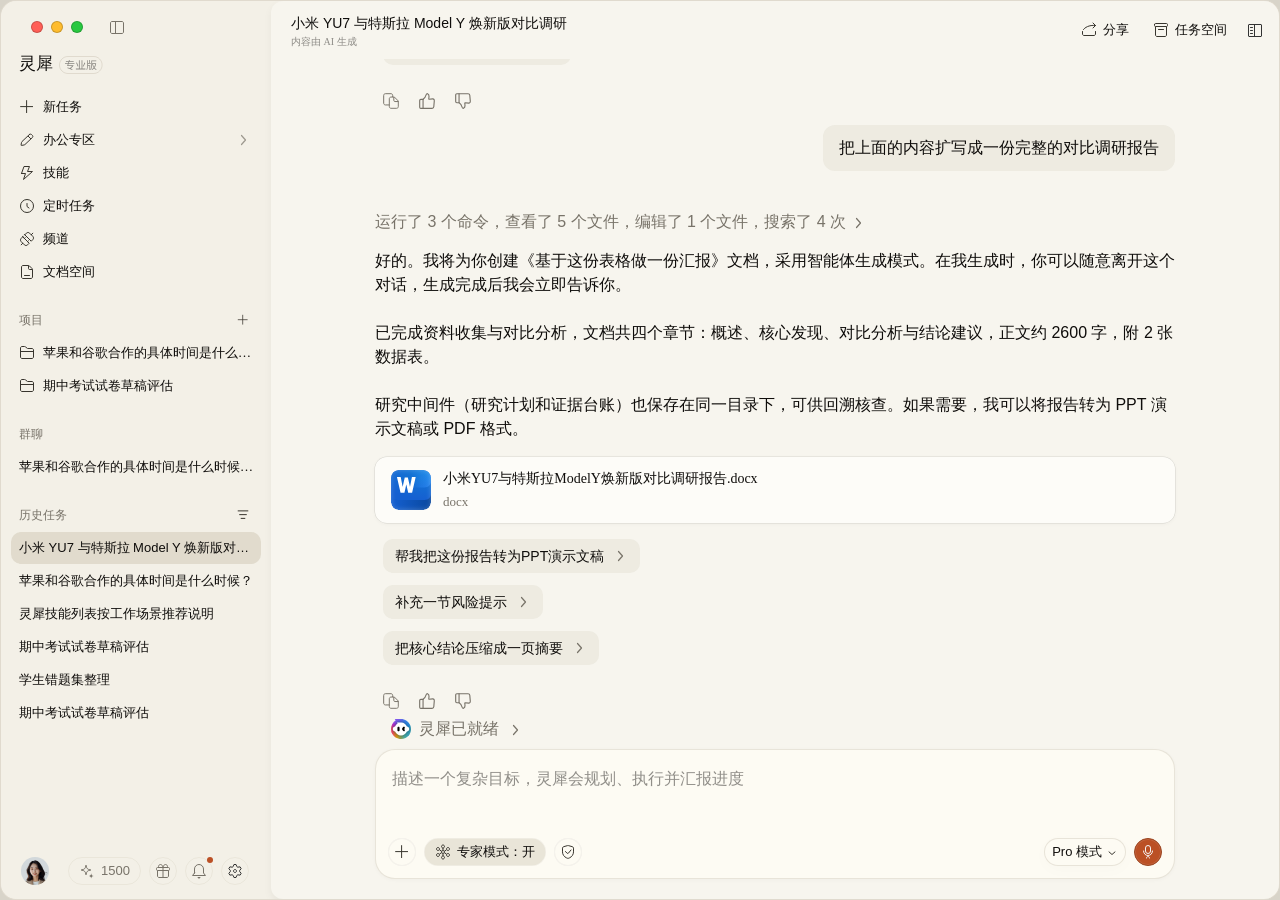
<file: index.html>
<!DOCTYPE html>
<html lang="zh-CN">
<head>
<meta charset="UTF-8">
<meta name="viewport" content="width=device-width, initial-scale=1">
<title>灵犀 · 文档空间</title>
<link rel="stylesheet" href="css/kdesign/tokens.css?v=20261015-docspace-b0c8b53081">
<link rel="stylesheet" href="css/kdesign/reset.css?v=20261015-docspace-b0c8b53081">
<link rel="stylesheet" href="css/style.css?v=20261015-docspace-b0c8b53081">
<link rel="stylesheet" href="css/kdesign/button.css?v=20261015-docspace-b0c8b53081">
<link rel="stylesheet" href="css/kdesign/menu.css?v=20261015-docspace-b0c8b53081">
  <link rel="stylesheet" href="css/kdesign/checkbox.css?v=20261015-docspace-b0c8b53081">
  <link rel="stylesheet" href="css/kdesign/switch.css?v=20261015-docspace-b0c8b53081">
<link rel="stylesheet" href="css/docspace.css?v=20261015-docspace-b0c8b53081">
<link rel="stylesheet" href="css/composer-tools.css?v=20261015-docspace-b0c8b53081">
<link rel="stylesheet" href="css/workbench.css?v=20261015-docspace-b0c8b53081">
</head>
<body>
<div class="window">

  <!-- ===== 下沉左侧栏 270px ===== -->
  <aside class="sidebar">
    <!-- 项目顶部 52px -->
    <div class="titlebar">
      <div class="traffic">
        <span class="tl close"></span><span class="tl mini"></span><span class="tl zoom"></span>
      </div>
      <button class="nav-pane-btn" id="btn-collapse" title="收起侧栏">
        <img src="assets/icons/navigation_pane_down.svg" width="16" height="16" alt="">
      </button>
    </div>

    <!-- 灵犀侧栏 -->
    <div class="side-panel">
      <div class="logo-row">
        <span class="logo-name">灵犀</span>
        <img class="logo-tag" src="assets/icons/tag.svg" width="44" height="18" alt="WPS 灵犀">
      </div>

      <div class="menu" id="menu"><!-- JS 渲染 --></div>

      <!-- user 56px -->
      <div class="user-row">
        <img class="avatar" src="assets/icons/avatar.png" width="28" height="28" alt="">
        <div class="user-btns">
          <button class="pill-btn" title="积分">
            <img src="assets/icons/star_two.svg" width="16" height="16" alt="">
            <span>1500</span>
          </button>
          <button class="round-btn" title="礼物"><img src="assets/icons/gift.svg" width="16" height="16" alt=""></button>
          <button class="round-btn" title="通知">
            <img src="assets/icons/bell.svg" width="16" height="16" alt="">
            <span class="red-dot"></span>
          </button>
          <button class="round-btn" id="btn-settings" title="设置"><img src="assets/icons/setup.svg" width="16" height="16" alt=""></button>
        </div>
      </div>
    </div>
  </aside>

  <!-- ===== Main Section ===== -->
  <main class="main">

    <!-- 首页 -->
    <section class="view view-home" id="view-home">
      <div class="glow"></div>
      <div class="home-pane">
        <div class="welcome-row">
          <img class="welcome-logo" src="assets/icons/灵犀LOGO.svg" width="32" height="32" alt="">
          <h1 class="welcome-text">你好<span class="w-comma">,</span><span class="w-fz">今天想完成哪件工作?</span></h1>
        </div>

        <div class="composer-wrap">
          <div class="composer">
            <div id="home-attachments" class="ds-attachments" aria-label="已添加文件" hidden></div>
            <div id="home-selection" class="home-selection" hidden></div>
            <textarea id="home-input" spellcheck="false" placeholder="描述一个复杂目标，灵犀会规划、执行并汇报进度"></textarea>
            <div class="composer-bar">
              <div class="bar-left">
                <button class="icon-btn" id="home-plus" data-composer-plus="home" title="添加"><img src="assets/icons/symbol_cross.svg" width="16" height="16" alt=""></button>
                <button class="exp-pill" title="专家模式">
                  <img src="assets/icons/knowledge_graph.svg" width="16" height="16" alt="">
                  <span>专家模式：开</span>
                </button>
                <button class="icon-btn" title="安全保护"><img src="assets/icons/shield.svg" width="16" height="16" alt=""></button>
              </div>
              <div class="bar-right">
                <button class="pro-pill" title="模式">
                  <span>Pro 模式</span>
                  <img src="assets/icons/arrow_down_s.svg" width="12" height="12" alt="">
                </button>
                <button class="mic-btn" data-send="home" title="发送"><img src="assets/icons/microphone.svg" width="16" height="16" alt=""></button>
              </div>
            </div>
          </div>
        </div>

        <div class="home-below">
          <div class="tabs" id="tabs">
            <button class="tab active" data-tab="project">项目</button>
            <button class="tab" data-tab="recent">最近文档</button>
          </div>
          <p class="tabs-desc">项目汇聚相同主题的会话与文档，作为你与灵犀对话时的共同上下文。</p>
          <div class="card-row" id="card-row"><!-- JS 渲染 --></div>
        </div>
      </div>
    </section>

    <!-- 对话视图：对话列 + Canvas 分屏 -->
    <section class="view view-chat" id="view-chat" hidden>
      <div class="chat-col" id="chat-col">
        <div class="chat-top">
          <div class="chat-title-block">
            <div class="chat-title" id="chat-title">新任务</div>
            <div class="chat-ai-note">内容由 AI 生成</div>
          </div>
          <div class="chat-top-btns">
            <button class="light-btn round" id="btn-share"><img src="assets/icons/share_to.svg" width="16" height="16" alt=""><span>分享</span></button>
            <button class="light-btn r8" id="btn-space"><img src="assets/icons/archive.svg" width="16" height="16" alt=""><span>任务空间</span></button>
            <button class="cv-icon-btn" id="btn-canvas-restore" title="展开右侧栏" aria-label="展开右侧栏" aria-controls="canvas-panel" aria-expanded="false"><img src="assets/icons/sidebar_left.svg" width="16" height="16" alt=""></button>
          </div>
        </div>

        <div class="chat-scroll" id="chat-scroll">
          <div class="feed" id="feed"><!-- JS 渲染消息 --></div>
        </div>

        <div class="chat-bottom">
          <div class="status-row" id="status-row">
            <img src="assets/icons/lingxi_logo_s.svg" width="20" height="20" alt="">
            <span class="status-text" id="status-text">灵犀已就绪</span>
            <img class="status-arrow" src="assets/icons/arrow_right_s.svg" width="16" height="16" alt="">
          </div>
          <div class="composer-wrap" id="chat-composer-wrap">
            <div class="composer">
              <div id="chat-attachments" class="ds-attachments composer-attachments" aria-label="待发送文件" hidden></div>
              <div class="composer-input" id="chat-input" contenteditable="true" spellcheck="false" data-placeholder="描述一个复杂目标，灵犀会规划、执行并汇报进度"></div>
              <div class="composer-bar">
                <div class="bar-left">
                  <button class="icon-btn" id="chat-plus" data-composer-plus="chat" title="添加"><img src="assets/icons/symbol_cross.svg" width="16" height="16" alt=""></button>
                  <button class="exp-pill" title="专家模式">
                    <img src="assets/icons/knowledge_graph.svg" width="16" height="16" alt="">
                    <span>专家模式：开</span>
                  </button>
                  <button class="icon-btn" title="安全保护"><img src="assets/icons/shield.svg" width="16" height="16" alt=""></button>
                </div>
                <div class="bar-right">
                  <button class="pro-pill" title="模式">
                    <span>Pro 模式</span>
                    <img src="assets/icons/arrow_down_s.svg" width="12" height="12" alt="">
                  </button>
                  <button class="mic-btn" data-send="chat" title="发送"><img src="assets/icons/microphone.svg" width="16" height="16" alt=""></button>
                </div>
              </div>
            </div>
          </div>
        </div>
      </div>

      <!-- ===== Canvas 分屏面板（规格取自 Figma 21:3389 / 21:3999） ===== -->
      <aside class="canvas-panel" id="canvas-panel" hidden>
        <!-- 第一行：工作台与文件标签 / 全屏 / 收起右侧栏 -->
        <div class="canvas-row canvas-row1">
          <div class="canvas-row-left">
            <div class="canvas-tabs" id="canvas-tabs" role="tablist" aria-label="Canvas 标签"><!-- JS 渲染 --></div>
            <button class="cv-icon-btn" id="btn-canvas-add" title="添加文件" aria-label="添加文件"><img src="assets/icons/symbol_cross.svg" width="16" height="16" alt=""></button>
          </div>
          <div class="canvas-row-right">
            <button class="cv-icon-btn" id="btn-canvas-expand" title="全屏显示"><img src="assets/icons/screen_expand.svg" width="16" height="16" alt=""></button>
            <button class="cv-icon-btn" id="btn-canvas-sidebar" title="收起侧栏" aria-label="收起侧栏" aria-controls="canvas-panel" aria-expanded="true"><img src="assets/icons/sidebar_left.svg" width="16" height="16" alt=""></button>
          </div>
        </div>
        <!-- 第二行：文件名 + 分享/下载/更多 -->
        <div class="canvas-row canvas-row2">
          <div class="canvas-file">
            <img id="canvas-file-icon" src="assets/icons/wps_format_s.svg" width="16" height="16" alt="">
            <span id="canvas-file-name"></span>
          </div>
          <div class="canvas-row-right">
            <button class="kd-button kd-button-primary kd-button-m" id="btn-preview-add-chat" hidden><span class="kd-button-prefix-icon" id="preview-add-icon"></span><span class="kd-button-children">添加到对话</span></button>
            <button class="cv-icon-btn circle-bg" id="btn-canvas-share" title="分享"><img src="assets/icons/share_to.svg" width="16" height="16" alt=""></button>
            <button class="cv-save-btn" id="btn-canvas-save" title="保存"><img src="assets/icons/save.svg" width="14" height="14" alt=""><span>保存</span></button>
            <button class="cv-icon-btn" id="btn-canvas-download" title="下载"><img src="assets/icons/download.svg" width="16" height="16" alt=""></button>
            <button class="cv-icon-btn" id="btn-canvas-more" title="更多"><img src="assets/icons/more.svg" width="16" height="16" alt=""></button>
          </div>
        </div>
        <!-- 置顶工具栏：按文档类型渲染（KDesign 规范：底板 #F5F5F5、按钮 Medium 28px） -->
        <div class="canvas-toolbar" id="canvas-toolbar"><!-- JS 渲染 --></div>
        <!-- 文档内容区 -->
        <div class="canvas-editbar" id="canvas-editbar" hidden>
          <span class="ce-icon"><svg width="16" height="16" viewBox="0 0 16 16" fill="none"><path d="M6.2521 2.02338C7.01671 0.664083 8.97379 0.664081 9.7384 2.02338L15.7422 12.0196C16.4921 13.3528 15.5145 15.0001 13.9848 15.0001H2.00486C0.475212 15.0001 -0.488216 13.3528 0.261714 12.0196L6.2521 2.02338Z" fill="#E2651A"/><path fill-rule="evenodd" clip-rule="evenodd" d="M8 5C8.55228 5 9 5.44772 9 6V9C9 9.55228 8.55228 10 8 10C7.44772 10 7 9.55228 7 9V6C7 5.44772 7.44772 5 8 5ZM7 12C7 11.4477 7.44772 11 8 11C8.55228 11 9 11.4477 9 12C9 12.5523 8.55228 13 8 13C7.44772 13 7 12.5523 7 12Z" fill="white"/></svg></span>
          <span class="ce-text" id="canvas-editbar-text"></span>
        </div>
        <div class="canvas-content" id="canvas-content"><!-- JS 渲染 --></div>
        <!-- 全屏模式：悬浮紧凑输入框容器（composer 节点搬入） -->
        <div class="canvas-float-composer" id="canvas-float-composer" hidden>
          <button class="fc-hide" id="fc-hide" title="隐藏输入框"><img src="assets/icons/arrow_down_s.svg" width="12" height="12" alt=""></button>
        </div>
        <!-- 全屏模式：底部热区 + 显示输入框按钮 -->
        <div class="canvas-float-showzone" id="canvas-float-showzone" hidden>
          <button class="fc-show" id="fc-show"><img src="assets/icons/arrow_up_s.svg" width="12" height="12" alt=""><span>显示输入框</span></button>
        </div>
        <!-- 全屏模式：单条流式回复气泡（回复落点 B） -->
        <div class="canvas-float-reply" id="canvas-float-reply" hidden>
          <div class="fr-bar" id="fr-bar" hidden>
            <span>当前消息</span>
            <div class="fr-bar-actions">
              <button class="kd-button kd-button-light kd-button-sm preview-open-chat" hidden><span class="kd-button-children">打开完整对话</span><span class="kd-button-suffix-icon preview-open-icon"></span></button>
              <button class="fr-toggle" id="fr-expand" title="展开"><img src="assets/icons/arrow_up_s.svg" width="14" height="14" alt=""></button>
            </div>
          </div>
          <div class="fr-body" id="fr-body">
            <div class="fr-head"><button class="kd-button kd-button-light kd-button-sm preview-open-chat" hidden><span class="kd-button-children">打开完整对话</span><span class="kd-button-suffix-icon preview-open-icon"></span></button><button class="fr-collapse" id="fr-collapse" title="收起"><img src="assets/icons/arrow_down_s.svg" width="14" height="14" alt=""></button></div>
            <div class="fr-stream" id="fr-stream"></div>
          </div>
        </div>
      </aside>
    </section>

    <!-- 文档空间：目录列表与独立文件预览标签 -->
    <section class="view view-docspace" id="view-docspace" hidden>
      <div class="ds-tabs" id="ds-tabs" role="tablist" aria-label="文档空间标签页"></div>
      <div class="ds-workspace" id="ds-workspace" role="tabpanel">
        <nav class="ds-directory" id="ds-directory" aria-label="文档目录"></nav>
        <section class="ds-list-pane" aria-label="文件列表">
          <header class="ds-breadcrumb" id="ds-breadcrumb" aria-label="当前位置"></header>
          <div class="ds-table-wrap">
            <div class="ds-table-head">
              <label class="kd-checkbox ds-checkbox-slot" title="选择当前列表中的文件"><span class="kd-checkbox-input"><input class="kd-checkbox-original" type="checkbox" id="ds-select-all" aria-label="选择当前列表中的文件"><span class="kd-checkbox-inner" aria-hidden="true"></span></span></label>
              <div class="ds-name-column"><button class="ds-filter" id="ds-filter" aria-haspopup="menu" aria-expanded="false"><span>全部类型</span><img src="assets/docspace/42-10672-imgArrowDown.svg" alt=""></button></div>
              <button class="ds-date-column ds-sort" id="ds-sort" title="按最近修改时间排序">最近修改<span id="ds-sort-mark"></span></button>
              <span class="ds-size-column">大小</span><span class="ds-actions-column"></span>
            </div>
            <div class="ds-rows" id="ds-rows" role="list" aria-label="文件和文件夹"></div>
          </div>
          <div class="ds-composer-wrap composer-wrap">
            <div class="composer">
              <div id="ds-attachments" class="ds-attachments" aria-label="已选文件" hidden></div>
              <div class="composer-input" id="ds-input" contenteditable="true" spellcheck="false" role="textbox" aria-label="描述新任务" aria-multiline="true" data-placeholder="描述一个复杂目标，灵犀会规划、执行并汇报进度"></div>
              <div class="composer-bar">
                <div class="bar-left">
                  <button class="icon-btn" id="ds-plus" data-composer-plus="docspace" title="添加"><img src="assets/icons/symbol_cross.svg" width="16" height="16" alt=""></button>
                  <button class="exp-pill" title="专家模式"><img src="assets/icons/knowledge_graph.svg" width="16" height="16" alt=""><span>专家模式：开</span></button>
                  <button class="icon-btn" title="安全保护"><img src="assets/icons/shield.svg" width="16" height="16" alt=""></button>
                </div>
                <div class="bar-right">
                  <button class="pro-pill" title="模式"><span>Pro 模式</span><img src="assets/icons/arrow_down_s.svg" width="12" height="12" alt=""></button>
                  <button class="mic-btn" data-send="docspace" id="ds-send" title="发送并新建对话" aria-label="发送并新建对话"><img src="assets/icons/microphone.svg" width="16" height="16" alt=""></button>
                </div>
              </div>
            </div>
          </div>
        </section>
      </div>
      <div class="ds-previews" id="ds-previews"></div>
    </section>

    <!-- 任务空间视图（占位） -->
    <section class="view view-space" id="view-space" hidden>
      <div class="chat-top">
        <div class="chat-title-block">
          <div class="chat-title">任务空间</div>
        </div>
        <div class="chat-top-btns">
          <button class="light-btn r8" id="btn-back-chat"><img src="assets/icons/archive.svg" width="16" height="16" alt=""><span>返回对话</span></button>
        </div>
      </div>
      <div class="space-placeholder">
        <div class="sp-title">任务空间</div>
        <div class="sp-sub">当前原型聚焦「对话模式」，任务空间面板暂未纳入本次还原范围。</div>
      </div>
    </section>

  </main>
</div>

<div class="toast" id="toast"></div>
<div id="ds-popup" class="ds-popup" role="menu" hidden></div>

<!-- 选区悬浮工具栏（KDesign Popover 容器；内容按文档类型渲染） -->
<div class="sel-toolbar" id="sel-toolbar" hidden><!-- JS 渲染 --></div>

<!-- AI 编辑浮层：选区标签 + 指令输入 + 发送/添加 -->
<div class="sel-popover" id="sel-popover" hidden>
  <div class="sp-head" id="sel-pop-pill"></div>
  <div class="sp-row" id="sel-pop-row">
    <textarea id="sel-pop-input" spellcheck="false" placeholder="告诉灵犀如何处理这个选区"></textarea>
  </div>
  <div class="sp-foot" id="sel-pop-foot">
    <button class="sp-add" id="sel-pop-add">添加到对话</button>
    <button class="sp-send sp-send-text" id="sel-pop-send">发送</button>
  </div>
</div>

<!-- 选区 pill hover 详情 -->
<div id="pill-tip" hidden></div>

<!-- [Tooltip: top] 发送按钮操作提示（KDesign Tooltip 规范） -->
<div class="kd-tooltip-content" id="send-tip" hidden>
  <div class="tip-row"><span>发送</span><span class="kbd-cap">↵</span></div>
  <div class="tip-row"><span>添加</span><span class="kbd-cap">Ctrl ↵</span></div>
  <div class="kd-tooltip-arrow"></div>
</div>

<!-- [Modal: sm C1] 草稿期切换文件确认 / 无白卡片 / 0 个真组 -->
<div class="kd-mask" id="switch-mask" hidden>  <div class="kd-modal kd-modal-sm">
    <div class="kd-modal-content">
      <div class="kd-modal-header">
        <div class="kd-modal-title">切换文件</div>
      </div>
      <div class="kd-modal-body">对话框有文档选区。如果切换查看新文件，当前选区将被清空。是否确认切换？</div>
    </div>
    <div class="kd-modal-footer">
      <button class="kd-button kd-button-secondary" id="switch-cancel">取消</button>
      <button class="kd-button kd-button-primary" id="switch-ok">确认切换</button>
    </div>
  </div>
</div>

<!-- [Modal: sm C1] 百炼 API Key 设置 / 无白卡片 / 0 个真组 -->
<div class="kd-mask" id="key-mask" hidden>
  <div class="kd-modal kd-modal-sm">
    <div class="kd-modal-content">
      <div class="kd-modal-header"><div class="kd-modal-title">原型设置</div></div>
      <div class="kd-modal-body">
        <label class="kd-field-label">选区交互方案</label>
        <div class="kd-segmented-controller" id="sel-mode-seg">
          <button class="kd-segmented-item" data-mode="A">方案 A</button>
          <button class="kd-segmented-item" data-mode="B">方案 B</button>
          <button class="kd-segmented-item" data-mode="C">方案 C</button>
        </div>
        <div class="kd-modal-hint" id="sel-mode-hint"></div>
        <label class="kd-field-label" style="margin-top:12px;">全屏回复落点</label>
        <div class="kd-segmented-controller" id="reply-mode-seg">
          <button class="kd-segmented-item" data-rmode="A">回分屏</button>
          <button class="kd-segmented-item" data-rmode="B">全屏气泡</button>
        </div>
        <div class="kd-modal-hint" id="reply-mode-hint"></div>
        <div class="ds-setting-row"><label class="kd-field-label" for="preview-composer-switch">文档空间使用 mini 输入框</label><label class="kd-switch"><input type="checkbox" class="kd-switch-original" id="preview-composer-switch" role="switch" aria-label="文档空间使用 mini 输入框" checked><span class="kd-switch-handle"></span></label></div>
        <div class="kd-modal-hint" id="preview-mode-hint"></div>
        <label class="kd-field-label" for="key-input" style="margin-top:12px;">阿里云百炼 API Key</label>
        <input class="kd-field-input" id="key-input" type="password" placeholder="sk-…" autocomplete="off" spellcheck="false">
        <div class="kd-modal-hint">模型：Qwen Flash（非思考模式）。配置后，所有输入框的普通问答都会调用模型，并携带附件文本和最近 6 轮对话；图片仅传“[图片]”。选区帮改支持真实写回；生成文件、生成网页和“仔细思考”保留演示剧情。Key 仅保存在当前浏览器，不写入公开代码。</div>
      </div>
    </div>
    <div class="kd-modal-footer">
      <button class="kd-button kd-button-secondary" id="key-cancel">取消</button>
      <button class="kd-button kd-button-primary" id="key-save">保存</button>
    </div>
  </div>
</div>

<script src="js/data.js?v=20261015-docspace-b0c8b53081"></script>
<script src="js/icons-docspace.js?v=20261015-docspace-b0c8b53081"></script>
<script src="js/composer-tools.js?v=20261015-docspace-b0c8b53081"></script>
<script src="js/docspace.js?v=20261015-docspace-b0c8b53081"></script>
<script src="js/model-chat.js?v=20261015-docspace-b0c8b53081"></script>
<script src="js/app.js?v=20261015-docspace-b0c8b53081"></script>
</body>
</html>
</file>
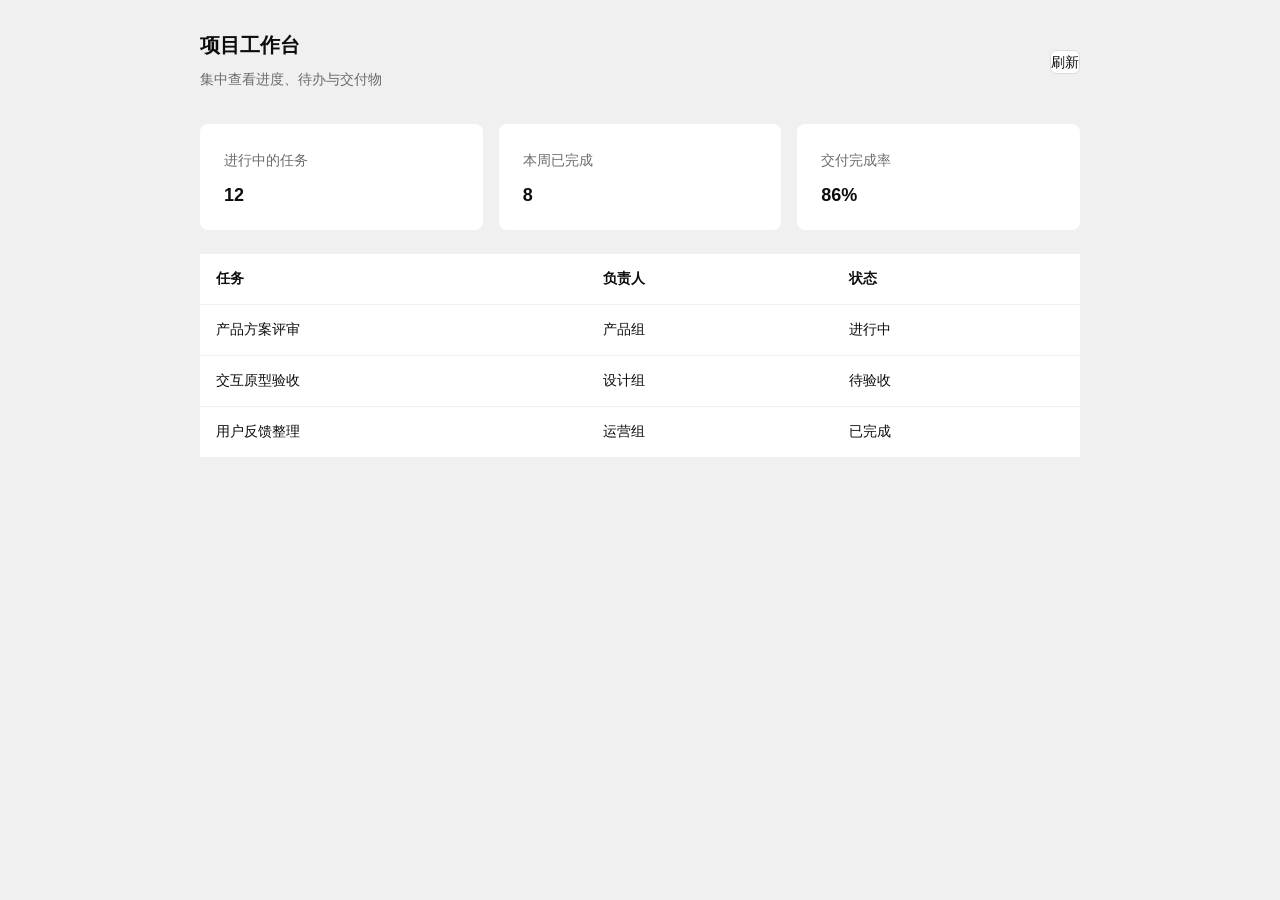
<file: assets/demo/project-dashboard.html>
<!doctype html><html lang="zh-CN"><meta charset="utf-8"><title>项目工作台</title><link rel="stylesheet" href="../../css/kdesign/tokens.css"><link rel="stylesheet" href="../../css/kdesign/reset.css"><link rel="stylesheet" href="../../css/kdesign/button.css"><style>
body{font-family:"Microsoft YaHei",sans-serif;background:var(--kd-color-background-base);color:var(--kd-color-text-primary);padding:32px}main{max-width:880px;margin:auto}header{display:flex;justify-content:space-between;align-items:center;margin-bottom:32px}h1{font-size:var(--kd-font-size-extra-large);margin-bottom:8px}p{color:var(--kd-color-text-secondary);line-height:1.8}.metrics{display:flex;gap:16px;margin-bottom:24px}.metric{flex:1;border-radius:var(--kd-border-radius-large);padding:24px;background:var(--kd-color-fill-base)}strong{display:block;font-size:var(--kd-font-size-large);margin-top:12px}table{width:100%;border-collapse:collapse;background:var(--kd-color-fill-base)}th,td{text-align:left;padding:16px;border-bottom:1px solid var(--kd-color-line-light);font-size:var(--kd-font-size-base)}
</style><main><header><div><h1>项目工作台</h1><p>集中查看进度、待办与交付物</p></div><button class="kd-button kd-button-secondary" onclick="this.textContent='已刷新'">刷新</button></header><div class="metrics"><div class="metric"><p>进行中的任务</p><strong>12</strong></div><div class="metric"><p>本周已完成</p><strong>8</strong></div><div class="metric"><p>交付完成率</p><strong>86%</strong></div></div><table><thead><tr><th>任务</th><th>负责人</th><th>状态</th></tr></thead><tbody><tr><td>产品方案评审</td><td>产品组</td><td>进行中</td></tr><tr><td>交互原型验收</td><td>设计组</td><td>待验收</td></tr><tr><td>用户反馈整理</td><td>运营组</td><td>已完成</td></tr></tbody></table></main></html>
</file>
<file: css/kdesign/tokens.css>
/* @kd-registry: tokens v3.0 — synced from @kdocs/kdesign-theme@2.4.8 */
/* ══════════════════════════════════════════════════════════════════════
   KDesign Token 变量（完整版）
   权威来源：@kdocs/kdesign-theme@2.4.8 (default.less + dark.less + modules)
   架构：Base Palette (RGB triplets) + Semantic References (rgba)
   选择器约定：:root = Light（默认），[data-theme="dark"] = Dark
   ══════════════════════════════════════════════════════════════════════ */

/* ══════════════════════════════════════════════════════════════════════
   LIGHT THEME (default)
   ══════════════════════════════════════════════════════════════════════ */

:root {

  /* ══ Base Palette (RGB triplets) ══════════════════════════════════ */

  /* ── Orange ── */
  --kd-color-orange-1: 254, 241, 234;
  --kd-color-orange-2: 253, 224, 207;
  --kd-color-orange-3: 252, 196, 162;
  --kd-color-orange-4: 251, 164, 113;
  --kd-color-orange-5: 251, 126, 51;
  --kd-color-orange-6: 226, 101, 26;
  --kd-color-orange-7: 194, 80, 16;
  --kd-color-orange-8: 159, 64, 9;
  --kd-color-orange-9: 123, 48, 5;
  --kd-color-orange-10: 88, 34, 2;

  /* ── Yellow ── */
  --kd-color-yellow-1: 252, 242, 224;
  --kd-color-yellow-2: 248, 228, 187;
  --kd-color-yellow-3: 248, 214, 144;
  --kd-color-yellow-4: 249, 201, 107;
  --kd-color-yellow-5: 248, 185, 56;
  --kd-color-yellow-6: 233, 157, 0;
  --kd-color-yellow-7: 196, 130, 0;
  --kd-color-yellow-8: 154, 102, 0;
  --kd-color-yellow-9: 112, 74, 0;
  --kd-color-yellow-10: 72, 48, 0;

  /* ── Verdure ── */
  --kd-color-verdure-1: 239, 246, 212;
  --kd-color-verdure-2: 224, 236, 174;
  --kd-color-verdure-3: 200, 216, 136;
  --kd-color-verdure-4: 176, 195, 99;
  --kd-color-verdure-5: 151, 175, 61;
  --kd-color-verdure-6: 123, 153, 0;
  --kd-color-verdure-7: 102, 127, 0;
  --kd-color-verdure-8: 82, 101, 0;
  --kd-color-verdure-9: 61, 77, 0;
  --kd-color-verdure-10: 44, 55, 0;

  /* ── Green ── */
  --kd-color-green-1: 233, 246, 227;
  --kd-color-green-2: 202, 241, 185;
  --kd-color-green-3: 169, 222, 146;
  --kd-color-green-4: 134, 197, 107;
  --kd-color-green-5: 101, 171, 72;
  --kd-color-green-6: 65, 143, 31;
  --kd-color-green-7: 52, 115, 23;
  --kd-color-green-8: 39, 91, 16;
  --kd-color-green-9: 30, 72, 11;
  --kd-color-green-10: 22, 58, 7;

  /* ── Teal ── */
  --kd-color-teal-1: 228, 246, 240;
  --kd-color-teal-2: 188, 241, 222;
  --kd-color-teal-3: 143, 224, 195;
  --kd-color-teal-4: 104, 205, 170;
  --kd-color-teal-5: 63, 182, 140;
  --kd-color-teal-6: 16, 153, 104;
  --kd-color-teal-7: 5, 124, 82;
  --kd-color-teal-8: 2, 98, 64;
  --kd-color-teal-9: 0, 79, 51;
  --kd-color-teal-10: 0, 60, 39;

  /* ── Azure ── */
  --kd-color-azure-1: 230, 246, 248;
  --kd-color-azure-2: 196, 238, 243;
  --kd-color-azure-3: 131, 222, 234;
  --kd-color-azure-4: 95, 200, 214;
  --kd-color-azure-5: 59, 179, 195;
  --kd-color-azure-6: 0, 155, 176;
  --kd-color-azure-7: 0, 130, 148;
  --kd-color-azure-8: 0, 106, 121;
  --kd-color-azure-9: 0, 82, 93;
  --kd-color-azure-10: 0, 59, 67;

  /* ── Blue ── */
  --kd-color-blue-1: 237, 244, 255;
  --kd-color-blue-2: 214, 230, 255;
  --kd-color-blue-3: 166, 200, 255;
  --kd-color-blue-4: 116, 169, 253;
  --kd-color-blue-5: 69, 139, 250;
  --kd-color-blue-6: 31, 105, 224;
  --kd-color-blue-7: 30, 95, 199;
  --kd-color-blue-8: 23, 76, 160;
  --kd-color-blue-9: 15, 58, 128;
  --kd-color-blue-10: 10, 48, 108;

  /* ── Navy ── */
  --kd-color-navy-1: 244, 243, 253;
  --kd-color-navy-2: 229, 227, 250;
  --kd-color-navy-3: 197, 191, 243;
  --kd-color-navy-4: 165, 156, 236;
  --kd-color-navy-5: 137, 124, 235;
  --kd-color-navy-6: 108, 90, 251;
  --kd-color-navy-7: 86, 69, 236;
  --kd-color-navy-8: 72, 52, 214;
  --kd-color-navy-9: 60, 47, 166;
  --kd-color-navy-10: 49, 40, 119;

  /* ── Indigo ── */
  --kd-color-indigo-1: 247, 242, 254;
  --kd-color-indigo-2: 236, 225, 252;
  --kd-color-indigo-3: 212, 186, 246;
  --kd-color-indigo-4: 187, 148, 238;
  --kd-color-indigo-5: 167, 112, 240;
  --kd-color-indigo-6: 147, 72, 243;
  --kd-color-indigo-7: 128, 45, 240;
  --kd-color-indigo-8: 111, 38, 208;
  --kd-color-indigo-9: 90, 38, 160;
  --kd-color-indigo-10: 66, 33, 109;

  /* ── Violet ── */
  --kd-color-violet-1: 251, 238, 254;
  --kd-color-violet-2: 246, 222, 252;
  --kd-color-violet-3: 240, 192, 251;
  --kd-color-violet-4: 231, 156, 248;
  --kd-color-violet-5: 219, 111, 242;
  --kd-color-violet-6: 195, 67, 224;
  --kd-color-violet-7: 157, 49, 182;
  --kd-color-violet-8: 128, 39, 149;
  --kd-color-violet-9: 103, 30, 120;
  --kd-color-violet-10: 83, 23, 97;

  /* ── Purple ── */
  --kd-color-purple-1: 252, 239, 247;
  --kd-color-purple-2: 254, 221, 240;
  --kd-color-purple-3: 254, 180, 223;
  --kd-color-purple-4: 249, 143, 205;
  --kd-color-purple-5: 242, 102, 182;
  --kd-color-purple-6: 225, 67, 160;
  --kd-color-purple-7: 196, 50, 134;
  --kd-color-purple-8: 165, 35, 111;
  --kd-color-purple-9: 134, 22, 88;
  --kd-color-purple-10: 100, 9, 62;

  /* ── Red ── */
  --kd-color-red-1: 254, 241, 241;
  --kd-color-red-2: 253, 223, 223;
  --kd-color-red-3: 250, 193, 193;
  --kd-color-red-4: 245, 143, 143;
  --kd-color-red-5: 241, 92, 91;
  --kd-color-red-6: 221, 51, 50;
  --kd-color-red-7: 187, 39, 38;
  --kd-color-red-8: 157, 28, 28;
  --kd-color-red-9: 131, 19, 19;
  --kd-color-red-10: 106, 11, 10;

  /* ── Gray ── */
  --kd-color-gray-1: 245, 245, 245;
  --kd-color-gray-2: 240, 240, 240;
  --kd-color-gray-3: 230, 230, 230;
  --kd-color-gray-4: 219, 219, 219;
  --kd-color-gray-5: 194, 194, 194;
  --kd-color-gray-6: 145, 145, 145;
  --kd-color-gray-7: 107, 107, 107;
  --kd-color-gray-8: 87, 87, 87;
  --kd-color-gray-9: 51, 51, 51;
  --kd-color-gray-10: 13, 13, 13;

  /* ── Special ── */
  --kd-color-white: 255, 255, 255;
  --kd-color-black: 0, 0, 0;

  /* ── Brand (default = WPS Blue, same as blue palette) ── */
  --kd-color-brand-1: 237, 244, 255;
  --kd-color-brand-2: 214, 230, 255;
  --kd-color-brand-3: 166, 200, 255;
  --kd-color-brand-4: 116, 169, 253;
  --kd-color-brand-5: 69, 139, 250;
  --kd-color-brand-6: 31, 105, 224;
  --kd-color-brand-7: 30, 95, 199;
  --kd-color-brand-8: 23, 76, 160;
  --kd-color-brand-9: 15, 58, 128;
  --kd-color-brand-10: 10, 48, 108;

  /* ══ Semantic Colors ═════════════════════════════════════════════ */

  /* ── Public (global action color) ── */
  --kd-color-public-normal:  rgba(var(--kd-color-blue-6), 1);
  --kd-color-public-hover:   rgba(var(--kd-color-blue-5), 1);
  --kd-color-public-pressed: rgba(var(--kd-color-blue-7), 1);
  --kd-color-public-light:   rgba(var(--kd-color-blue-1), 1);

  /* ── Brand ── */
  --kd-color-brand-normal:  rgba(var(--kd-color-brand-6), 1);
  --kd-color-brand-hover:   rgba(var(--kd-color-brand-5), 1);
  --kd-color-brand-pressed: rgba(var(--kd-color-brand-7), 1);
  --kd-color-brand-light:   rgba(var(--kd-color-brand-1), 1);

  /* ── AI ── */
  --kd-color-ai-normal:         rgba(131, 80, 242, 1);
  --kd-color-ai-hover:          rgba(156, 117, 240, 1);
  --kd-color-ai-pressed:        rgba(104, 42, 239, 1);
  --kd-color-ai-light:          rgba(244, 239, 253, 1);
  --kd-color-ai-light-gradient: linear-gradient(90deg, rgba(237, 225, 253, 1) 0%, rgba(224, 212, 250, 1) 100%);

  /* ── Member ── */
  --kd-color-member-primary-normal:  rgba(50, 35, 14, 1);
  --kd-color-member-primary-hover:   rgba(77, 55, 22, 1);
  --kd-color-member-primary-pressed: rgba(36, 25, 10, 1);
  --kd-color-text-member-primary:    rgba(250, 198, 125, 1);
  --kd-color-icon-member-primary:    rgba(250, 198, 125, 1);

  /* ── Text ── */
  --kd-color-text-primary:   rgba(var(--kd-color-gray-10), 1);
  --kd-color-text-secondary: rgba(var(--kd-color-gray-7), 1);
  --kd-color-text-tertiary:  rgba(var(--kd-color-gray-10), 0.46);
  --kd-color-text-public:    rgba(var(--kd-color-blue-7), 1);
  --kd-color-text-white:     rgba(var(--kd-color-white), 1);
  --kd-color-text-brand:     rgba(var(--kd-color-brand-7), 1);
  --kd-color-text-ai:        rgba(104, 42, 239, 1);
  --kd-color-text-success:   rgba(var(--kd-color-green-7), 1);
  --kd-color-text-info:      rgba(var(--kd-color-blue-7), 1);
  --kd-color-text-error:     rgba(var(--kd-color-red-7), 1);
  --kd-color-text-warning:   rgba(var(--kd-color-orange-7), 1);
  --kd-color-text-highlight: rgba(var(--kd-color-yellow-7), 1);

  /* ── Icon ── */
  --kd-color-icon-primary:            rgba(var(--kd-color-gray-9), 1);
  --kd-color-icon-secondary:          rgba(var(--kd-color-gray-7), 1);
  --kd-color-icon-tertiary:           rgba(var(--kd-color-gray-5), 1);
  --kd-color-icon-quaternary:         rgba(var(--kd-color-gray-3), 1);
  --kd-color-icon-public:             rgba(var(--kd-color-blue-7), 1);
  --kd-color-icon-white:              rgba(var(--kd-color-white), 1);
  --kd-color-icon-brand:              rgba(var(--kd-color-brand-7), 1);
  --kd-color-icon-ai:                 rgba(104, 42, 239, 1);
  --kd-color-icon-success:            rgba(var(--kd-color-green-6), 1);
  --kd-color-icon-info:               rgba(var(--kd-color-blue-6), 1);
  --kd-color-icon-error:              rgba(var(--kd-color-red-6), 1);
  --kd-color-icon-warning:            rgba(var(--kd-color-orange-6), 1);
  --kd-color-icon-highlight:          rgba(var(--kd-color-yellow-6), 1);
  --kd-color-icon-blue-primary:       rgba(31, 105, 224, 1);
  --kd-color-icon-blue-quaternary:    rgba(214, 230, 255, 1);
  --kd-color-icon-green-primary:      rgba(32, 128, 78, 1);
  --kd-color-icon-green-quaternary:   rgba(206, 243, 228, 1);
  --kd-color-icon-orange-primary:     rgba(225, 105, 28, 1);
  --kd-color-icon-orange-quaternary:  rgba(253, 224, 206, 1);
  --kd-color-icon-red-primary:        rgba(216, 54, 66, 1);
  --kd-color-icon-red-quaternary:     rgba(253, 222, 224, 1);

  /* ── State ── */
  --kd-color-state-normal:         rgba(var(--kd-color-gray-10), 0);
  --kd-color-state-hover:          rgba(var(--kd-color-gray-10), 0.06);
  --kd-color-state-pressed:        rgba(var(--kd-color-gray-10), 0.1);
  --kd-color-state-pressed-public: rgba(var(--kd-color-blue-6), 0.1);
  --kd-color-state-pressed-brand:  rgba(var(--kd-color-brand-6), 0.1);
  --kd-color-state-pressed-ai:     rgba(131, 80, 242, 0.10);

  /* ── Background (7-layer system, from top surface to deepest base) ── */
  --kd-color-background-top:    rgba(var(--kd-color-white), 1);
  --kd-color-background-middle: rgba(var(--kd-color-white), 1);
  --kd-color-background-bottom: rgba(var(--kd-color-white), 1);
  --kd-color-background-group:  rgba(250, 250, 250, 1);
  --kd-color-background-plate:  rgba(var(--kd-color-gray-1), 1);
  --kd-color-background-base:   rgba(var(--kd-color-gray-2), 1);
  --kd-color-background-frame:  rgba(var(--kd-color-gray-3), 1);
  --kd-color-background-ai:     rgba(246, 249, 255, 1);

  /* ── Line ── */
  --kd-color-line-heavy:     rgba(var(--kd-color-gray-10), 0.48);
  --kd-color-line-medium:    rgba(var(--kd-color-gray-10), 0.24);
  --kd-color-line-regular:   rgba(var(--kd-color-gray-10), 0.12);
  --kd-color-line-light:     rgba(var(--kd-color-gray-10), 0.06);
  --kd-color-line-public:    rgba(var(--kd-color-blue-7), 1);
  --kd-color-line-white:     rgba(var(--kd-color-white), 1);
  --kd-color-line-brand:     rgba(var(--kd-color-brand-7), 1);
  --kd-color-line-ai:        rgba(104, 42, 239, 1);
  --kd-color-line-success:   rgba(var(--kd-color-green-6), 1);
  --kd-color-line-info:      rgba(var(--kd-color-blue-6), 1);
  --kd-color-line-error:     rgba(var(--kd-color-red-6), 1);
  --kd-color-line-warning:   rgba(var(--kd-color-orange-6), 1);
  --kd-color-line-highlight: rgba(var(--kd-color-yellow-6), 1);

  /* ── Fill (solid) ── */
  --kd-color-fill-extra-heavy: rgba(var(--kd-color-gray-5), 1);
  --kd-color-fill-heavy:       rgba(var(--kd-color-gray-4), 1);
  --kd-color-fill-medium:      rgba(var(--kd-color-gray-3), 1);
  --kd-color-fill-regular:     rgba(var(--kd-color-gray-2), 1);
  --kd-color-fill-light:       rgba(var(--kd-color-gray-1), 1);
  --kd-color-fill-base:        rgba(var(--kd-color-white), 1);

  /* ── Fill (alpha overlay) ── */
  --kd-color-fill-alpha-extra-heavy: rgba(var(--kd-color-gray-10), 0.4);
  --kd-color-fill-alpha-heavy:       rgba(var(--kd-color-gray-10), 0.16);
  --kd-color-fill-alpha-medium:      rgba(var(--kd-color-gray-10), 0.12);
  --kd-color-fill-alpha-regular:     rgba(var(--kd-color-gray-10), 0.08);
  --kd-color-fill-alpha-light:       rgba(var(--kd-color-gray-10), 0.04);

  /* ── Mask ── */
  --kd-color-mask-regular: rgba(var(--kd-color-gray-10), 0.5);
  --kd-color-mask-heavy:   rgba(var(--kd-color-gray-10), 0.8);

  /* ── Feedback / Inverse ── */
  --kd-color-feedback-regular: rgba(var(--kd-color-gray-8), 1);
  --kd-color-inverse-base:     rgba(var(--kd-color-white), 1);

  /* ── Functional: Info ── */
  --kd-color-info-normal:  rgba(var(--kd-color-blue-6), 1);
  --kd-color-info-hover:   rgba(var(--kd-color-blue-5), 1);
  --kd-color-info-pressed: rgba(var(--kd-color-blue-7), 1);
  --kd-color-info-light:   rgba(var(--kd-color-blue-1), 1);

  /* ── Functional: Success ── */
  --kd-color-success-normal:  rgba(var(--kd-color-green-6), 1);
  --kd-color-success-hover:   rgba(var(--kd-color-green-5), 1);
  --kd-color-success-pressed: rgba(var(--kd-color-green-7), 1);
  --kd-color-success-light:   rgba(var(--kd-color-green-1), 1);

  /* ── Functional: Error ── */
  --kd-color-error-normal:  rgba(var(--kd-color-red-6), 1);
  --kd-color-error-hover:   rgba(var(--kd-color-red-5), 1);
  --kd-color-error-pressed: rgba(var(--kd-color-red-7), 1);
  --kd-color-error-light:   rgba(var(--kd-color-red-1), 1);

  /* ── Functional: Highlight ── */
  --kd-color-highlight-normal:  rgba(var(--kd-color-yellow-6), 1);
  --kd-color-highlight-hover:   rgba(var(--kd-color-yellow-5), 1);
  --kd-color-highlight-pressed: rgba(var(--kd-color-yellow-7), 1);
  --kd-color-highlight-light:   rgba(var(--kd-color-yellow-1), 1);

  /* ── Functional: Warning ── */
  --kd-color-warning-normal:  rgba(var(--kd-color-orange-6), 1);
  --kd-color-warning-hover:   rgba(var(--kd-color-orange-5), 1);
  --kd-color-warning-pressed: rgba(var(--kd-color-orange-7), 1);
  --kd-color-warning-light:   rgba(var(--kd-color-orange-1), 1);

  /* ══ Shadows ═════════════════════════════════════════════════════ */

  --kd-box-shadow-extra-small: 0px 0px 0px 1px rgba(var(--kd-color-gray-10), 0.1), 0px 1px 0px rgba(var(--kd-color-gray-10), 0.14);
  --kd-box-shadow-small:       0px 1px 4px rgba(var(--kd-color-gray-10), 0.1);
  --kd-box-shadow-middle:      0px 1px 4px rgba(var(--kd-color-gray-10), 0.14);
  --kd-box-shadow-large:       0px 12px 32px rgba(var(--kd-color-gray-10), 0.08);
  --kd-box-shadow-extra-large: 0px 32px 48px rgba(var(--kd-color-gray-10), 0.2);
  --kd-box-shadow-glow:        0px 0px 4px rgba(var(--kd-color-blue-6), 1);

  /* ══ Typography ══════════════════════════════════════════════════ */

  --kd-font-family:    "system-ui", "-apple-system", "BlinkMacSystemFont", "Segoe UI", "Roboto", "Helvetica Neue", "Arial", "PingFang SC", "Hiragino Sans GB", "Microsoft YaHei", "微软雅黑", "Noto Sans SC", "Noto Sans CJK SC", "sans-serif";
  --kd-font-family-tw: "Helvetica Neue", "Helvetica", "Segoe UI", "Roboto", "Arial", "PingFang TC", "Microsoft JhengHei", "微軟正黑體", "Noto Sans TC", "Noto Sans CJK TC", "sans-serif";
  --kd-font-family-hk: "Helvetica Neue", "Helvetica", "Segoe UI", "Roboto", "Arial", "PingFang HK", "Microsoft JhengHei", "微軟正黑體", "Noto Sans HK", "Noto Sans CJK HK", "sans-serif";
  --kd-font-family-ja: "Helvetica Neue", "Helvetica", "Segoe UI", "Roboto", "Arial", "Noto Sans JP", "Noto Sans CJK JP", "Hiragino Sans", "Hiragino Kaku Gothic ProN", "BIZ UDPGothic", "Meiryo", "MS PGothic";

  --kd-font-size-extra-small: 10px;
  --kd-font-size-small:       12px;
  --kd-font-size-sub-base:    13px;
  --kd-font-size-base:        14px;
  --kd-font-size-middle:      16px;
  --kd-font-size-large:       18px;
  --kd-font-size-extra-large: 20px;
  --kd-font-size-xx-large:    24px;
  --kd-font-size-xxx-large:   28px;

  --kd-font-weight-regular: 400;
  --kd-font-weight-bold:    600;

  --kd-font-line-height-extra-small: calc(var(--kd-font-size-extra-small) + 8px);
  --kd-font-line-height-small:       calc(var(--kd-font-size-small) + 8px);
  --kd-font-line-height-base:        calc(var(--kd-font-size-base) + 8px);
  --kd-font-line-height-middle:      calc(var(--kd-font-size-middle) + 8px);
  --kd-font-line-height-large:       calc(var(--kd-font-size-large) + 12px);
  --kd-font-line-height-extra-large: calc(var(--kd-font-size-extra-large) + 12px);
  --kd-font-line-height-xx-large:    calc(var(--kd-font-size-xx-large) + 12px);
  --kd-font-line-height-xxx-large:   calc(var(--kd-font-size-xxx-large) + 12px);
  --kd-font-line-height-reset:       1;
  --kd-font-line-height-text:        1.625;

  /* ══ Border Radius ═══════════════════════════════════════════════ */

  --kd-border-radius-none:        0;
  --kd-border-radius-extra-small: 2px;
  --kd-border-radius-small:       4px;
  --kd-border-radius-middle:      6px;
  --kd-border-radius-large:       8px;
  --kd-border-radius-extra-large: 12px;
  --kd-border-radius-circle:      999px;

  /* ══ Icon Stroke ═════════════════════════════════════════════════ */

  --kd-stroke-width-icon-regular: 1;
  --kd-stroke-width-icon-bold:    1.2;

  /* ══ Transitions ═════════════════════════════════════════════════ */

  --kd-all-transition:          all 0.3s cubic-bezier(0.645, 0.045, 0.355, 1);
  --kd-fade-transition:         opacity 300ms cubic-bezier(0.23, 1, 0.32, 1);
  --kd-fade-linear-transition:  opacity 200ms linear;
  --kd-md-fade-transition:      transform 300ms cubic-bezier(0.23, 1, 0.32, 1) 100ms, opacity 300ms cubic-bezier(0.23, 1, 0.32, 1) 100ms;
  --kd-border-transition-base:  border-color 0.2s cubic-bezier(0.645, 0.045, 0.355, 1);
  --kd-color-transition-base:   color 0.2s cubic-bezier(0.645, 0.045, 0.355, 1);

  /* ══ Z-Index ═════════════════════════════════════════════════════ */

  --kd-z-index-invisible: -100;
  --kd-z-index-default:   1;
  --kd-z-index-float:     10;
  --kd-z-index-mask:      999;
  --kd-z-index-dialog:    1000;
  --kd-z-index-reminder:  1020;
  --kd-z-index-popover:   1030;
  --kd-z-index-popupmenu: 1040;
  --kd-z-index-tip:       1050;

  /* ══ Opacity & Custom ════════════════════════════════════════════ */

  --kd-opacity-disabled:   0.4;
  --kd-opacity-icon:       1;
  --kd-opacity-icon-hover:  0.48;
  --kd-opacity-icon-active: 0.72;
  --kd-opacity-icon-mode:   1;

  --kd-color-brand-disable: rgba(var(--kd-color-brand-6), var(--kd-opacity-disabled));
  --kd-color-text-disable:  rgba(var(--kd-color-gray-10), 0.27);

  /* ══ Backward-Compatible Aliases ═════════════════════════════════
     旧版 token 名 → 新版名映射，保证已有组件 CSS 不破坏 */

  --kd-font-size-xs:  var(--kd-font-size-extra-small);
  --kd-font-size-xl:  var(--kd-font-size-extra-large);
  --kd-font-size-xxl: var(--kd-font-size-xx-large);

  --kd-line-height-xs:     var(--kd-font-line-height-extra-small);
  --kd-line-height-small:  var(--kd-font-line-height-small);
  --kd-line-height-base:   var(--kd-font-line-height-base);
  --kd-line-height-middle: var(--kd-font-line-height-middle);
  --kd-line-height-large:  var(--kd-font-line-height-large);
  --kd-line-height-xl:     var(--kd-font-line-height-extra-large);
  --kd-line-height-xxl:    var(--kd-font-line-height-xx-large);

  --kd-time-fast:   120ms;
  --kd-time-normal: 240ms;
  --kd-easing-ease: cubic-bezier(.25, .10, .25, 1.00);
}

/* ══════════════════════════════════════════════════════════════════════
   DARK THEME
   Only overrides: base palette + tokens with explicitly different values.
   Semantic tokens referencing palette vars (e.g. rgba(var(--kd-color-blue-6), 1))
   adapt automatically through the palette swap.
   ══════════════════════════════════════════════════════════════════════ */

[data-theme="dark"] {

  /* ══ Dark Base Palette ═══════════════════════════════════════════ */

  /* ── Orange ── */
  --kd-color-orange-1: 66, 49, 45;
  --kd-color-orange-2: 95, 57, 46;
  --kd-color-orange-3: 124, 67, 45;
  --kd-color-orange-4: 153, 77, 42;
  --kd-color-orange-5: 181, 85, 36;
  --kd-color-orange-6: 208, 96, 29;
  --kd-color-orange-7: 245, 109, 28;
  --kd-color-orange-8: 254, 147, 76;
  --kd-color-orange-9: 255, 188, 148;
  --kd-color-orange-10: 255, 230, 215;

  /* ── Yellow ── */
  --kd-color-yellow-1: 60, 52, 35;
  --kd-color-yellow-2: 87, 71, 41;
  --kd-color-yellow-3: 117, 93, 45;
  --kd-color-yellow-4: 149, 115, 49;
  --kd-color-yellow-5: 183, 138, 51;
  --kd-color-yellow-6: 218, 163, 57;
  --kd-color-yellow-7: 247, 187, 67;
  --kd-color-yellow-8: 254, 208, 109;
  --kd-color-yellow-9: 254, 224, 157;
  --kd-color-yellow-10: 255, 233, 184;

  /* ── Verdure ── */
  --kd-color-verdure-1: 51, 55, 35;
  --kd-color-verdure-2: 63, 70, 36;
  --kd-color-verdure-3: 75, 85, 34;
  --kd-color-verdure-4: 89, 103, 31;
  --kd-color-verdure-5: 105, 126, 25;
  --kd-color-verdure-6: 127, 152, 27;
  --kd-color-verdure-7: 151, 176, 47;
  --kd-color-verdure-8: 176, 199, 86;
  --kd-color-verdure-9: 203, 221, 128;
  --kd-color-verdure-10: 228, 241, 175;

  /* ── Green ── */
  --kd-color-green-1: 45, 57, 40;
  --kd-color-green-2: 48, 67, 39;
  --kd-color-green-3: 52, 82, 39;
  --kd-color-green-4: 57, 101, 38;
  --kd-color-green-5: 62, 121, 36;
  --kd-color-green-6: 69, 144, 37;
  --kd-color-green-7: 92, 171, 57;
  --kd-color-green-8: 123, 197, 91;
  --kd-color-green-9: 160, 220, 131;
  --kd-color-green-10: 214, 243, 200;

  /* ── Teal ── */
  --kd-color-teal-1: 40, 56, 50;
  --kd-color-teal-2: 39, 70, 59;
  --kd-color-teal-3: 38, 85, 69;
  --kd-color-teal-4: 32, 105, 79;
  --kd-color-teal-5: 20, 123, 87;
  --kd-color-teal-6: 0, 148, 96;
  --kd-color-teal-7: 12, 175, 118;
  --kd-color-teal-8: 59, 201, 154;
  --kd-color-teal-9: 117, 227, 189;
  --kd-color-teal-10: 198, 244, 230;

  /* ── Azure ── */
  --kd-color-azure-1: 36, 56, 58;
  --kd-color-azure-2: 37, 70, 74;
  --kd-color-azure-3: 36, 86, 93;
  --kd-color-azure-4: 31, 103, 112;
  --kd-color-azure-5: 18, 121, 134;
  --kd-color-azure-6: 0, 141, 159;
  --kd-color-azure-7: 16, 166, 185;
  --kd-color-azure-8: 58, 196, 213;
  --kd-color-azure-9: 117, 221, 234;
  --kd-color-azure-10: 213, 240, 244;

  /* ── Blue ── */
  --kd-color-blue-1: 40, 53, 74;
  --kd-color-blue-2: 39, 61, 97;
  --kd-color-blue-3: 37, 71, 126;
  --kd-color-blue-4: 34, 85, 169;
  --kd-color-blue-5: 24, 99, 218;
  --kd-color-blue-6: 30, 116, 255;
  --kd-color-blue-7: 66, 137, 255;
  --kd-color-blue-8: 104, 161, 255;
  --kd-color-blue-9: 148, 189, 255;
  --kd-color-blue-10: 223, 235, 255;

  /* ── Navy ── */
  --kd-color-navy-1: 53, 49, 82;
  --kd-color-navy-2: 59, 50, 121;
  --kd-color-navy-3: 66, 52, 171;
  --kd-color-navy-4: 76, 57, 211;
  --kd-color-navy-5: 91, 70, 232;
  --kd-color-navy-6: 109, 92, 244;
  --kd-color-navy-7: 135, 120, 250;
  --kd-color-navy-8: 168, 156, 253;
  --kd-color-navy-9: 199, 190, 255;
  --kd-color-navy-10: 235, 232, 255;

  /* ── Indigo ── */
  --kd-color-indigo-1: 60, 47, 76;
  --kd-color-indigo-2: 74, 48, 106;
  --kd-color-indigo-3: 87, 50, 136;
  --kd-color-indigo-4: 104, 53, 171;
  --kd-color-indigo-5: 122, 53, 213;
  --kd-color-indigo-6: 144, 75, 233;
  --kd-color-indigo-7: 168, 110, 242;
  --kd-color-indigo-8: 193, 150, 249;
  --kd-color-indigo-9: 217, 189, 253;
  --kd-color-indigo-10: 241, 231, 254;

  /* ── Violet ── */
  --kd-color-violet-1: 66, 46, 70;
  --kd-color-violet-2: 87, 51, 95;
  --kd-color-violet-3: 111, 55, 123;
  --kd-color-violet-4: 135, 60, 151;
  --kd-color-violet-5: 162, 67, 183;
  --kd-color-violet-6: 192, 74, 219;
  --kd-color-violet-7: 209, 109, 233;
  --kd-color-violet-8: 224, 150, 241;
  --kd-color-violet-9: 234, 187, 245;
  --kd-color-violet-10: 246, 229, 250;

  /* ── Purple ── */
  --kd-color-purple-1: 69, 47, 60;
  --kd-color-purple-2: 100, 50, 79;
  --kd-color-purple-3: 126, 53, 96;
  --kd-color-purple-4: 152, 58, 113;
  --kd-color-purple-5: 182, 66, 133;
  --kd-color-purple-6: 215, 76, 158;
  --kd-color-purple-7: 235, 110, 182;
  --kd-color-purple-8: 243, 150, 204;
  --kd-color-purple-9: 249, 186, 223;
  --kd-color-purple-10: 254, 227, 243;

  /* ── Red ── */
  --kd-color-red-1: 74, 45, 45;
  --kd-color-red-2: 101, 45, 45;
  --kd-color-red-3: 129, 47, 47;
  --kd-color-red-4: 155, 50, 50;
  --kd-color-red-5: 184, 54, 54;
  --kd-color-red-6: 214, 61, 61;
  --kd-color-red-7: 237, 75, 75;
  --kd-color-red-8: 244, 120, 120;
  --kd-color-red-9: 250, 169, 169;
  --kd-color-red-10: 254, 229, 229;

  /* ── Gray (reversed: 1=darkest, 10=lightest) ── */
  --kd-color-gray-1: 51, 51, 51;
  --kd-color-gray-2: 56, 56, 56;
  --kd-color-gray-3: 64, 64, 64;
  --kd-color-gray-4: 71, 71, 71;
  --kd-color-gray-5: 87, 87, 87;
  --kd-color-gray-6: 102, 102, 102;
  --kd-color-gray-7: 138, 138, 138;
  --kd-color-gray-8: 153, 153, 153;
  --kd-color-gray-9: 199, 199, 199;
  --kd-color-gray-10: 245, 245, 245;

  /* ── Brand (dark) ── */
  --kd-color-brand-1: 40, 53, 74;
  --kd-color-brand-2: 39, 61, 97;
  --kd-color-brand-3: 37, 71, 126;
  --kd-color-brand-4: 34, 85, 169;
  --kd-color-brand-5: 24, 99, 218;
  --kd-color-brand-6: 30, 116, 255;
  --kd-color-brand-7: 66, 137, 255;
  --kd-color-brand-8: 104, 161, 255;
  --kd-color-brand-9: 148, 189, 255;
  --kd-color-brand-10: 223, 235, 255;

  /* ══ Dark-specific Semantic Overrides ════════════════════════════
     Only tokens whose CSS expression differs from Light.
     Palette-referencing tokens (e.g. rgba(var(--kd-color-blue-6), 1))
     need no override — they adapt through the palette swap above. */

  /* ── AI (different values in dark) ── */
  --kd-color-ai-normal:         rgba(136, 87, 242, 1);
  --kd-color-ai-hover:          rgba(113, 61, 225, 1);
  --kd-color-ai-pressed:        rgba(158, 117, 245, 1);
  --kd-color-ai-light:          rgba(58, 48, 85, 1);
  --kd-color-ai-light-gradient: linear-gradient(90deg, rgba(63, 60, 95, 1) 0%, rgba(110, 70, 163, 1) 100%);

  /* ── Member (light/dark values swap) ── */
  --kd-color-member-primary-normal:  rgba(250, 198, 125, 1);
  --kd-color-member-primary-hover:   rgba(221, 170, 95, 1);
  --kd-color-member-primary-pressed: rgba(251, 212, 156, 1);
  --kd-color-text-member-primary:    rgba(52, 35, 6, 1);
  --kd-color-icon-member-primary:    rgba(52, 35, 6, 1);

  /* ── Text AI ── */
  --kd-color-text-ai: rgba(158, 117, 245, 1);

  /* ── Icon (AI + colored variants differ) ── */
  --kd-color-icon-ai:                rgba(158, 117, 245, 1);
  --kd-color-icon-blue-primary:      rgba(85, 143, 236, 1);
  --kd-color-icon-blue-quaternary:   rgba(36, 71, 127, 1);
  --kd-color-icon-green-primary:     rgba(48, 171, 128, 1);
  --kd-color-icon-green-quaternary:  rgba(28, 84, 64, 1);
  --kd-color-icon-orange-primary:    rgba(224, 128, 66, 1);
  --kd-color-icon-orange-quaternary: rgba(119, 67, 34, 1);
  --kd-color-icon-red-primary:       rgba(231, 85, 96, 1);
  --kd-color-icon-red-quaternary:    rgba(122, 41, 47, 1);

  /* ── State (different opacities in dark) ── */
  --kd-color-state-pressed-public: rgba(var(--kd-color-blue-6), 0.16);
  --kd-color-state-pressed-brand:  rgba(var(--kd-color-brand-6), 0.16);
  --kd-color-state-pressed-ai:     rgba(136, 87, 242, 0.16);

  /* ── Background (explicit dark values) ── */
  --kd-color-background-top:    rgba(46, 46, 46, 1);
  --kd-color-background-middle: rgba(41, 41, 41, 1);
  --kd-color-background-bottom: rgba(36, 36, 36, 1);
  --kd-color-background-group:  rgba(31, 31, 31, 1);
  --kd-color-background-plate:  rgba(25, 25, 25, 1);
  --kd-color-background-base:   rgba(18, 18, 18, 1);
  --kd-color-background-frame:  rgba(0, 0, 0, 1);
  --kd-color-background-ai:     rgba(31, 33, 36, 1);

  /* ── Line AI ── */
  --kd-color-line-ai: rgba(158, 117, 245, 1);

  /* ── Fill (different opacity for fill-base in dark) ── */
  --kd-color-fill-base: rgba(var(--kd-color-white), 0.08);

  /* ── Fill Alpha (different opacities in dark) ── */
  --kd-color-fill-alpha-heavy:   rgba(var(--kd-color-gray-10), 0.18);
  --kd-color-fill-alpha-medium:  rgba(var(--kd-color-gray-10), 0.14);
  --kd-color-fill-alpha-regular: rgba(var(--kd-color-gray-10), 0.1);
  --kd-color-fill-alpha-light:   rgba(var(--kd-color-gray-10), 0.06);

  /* ── Mask (use gray-1 in dark, different opacity) ── */
  --kd-color-mask-regular: rgba(var(--kd-color-gray-1), 0.6);
  --kd-color-mask-heavy:   rgba(var(--kd-color-gray-1), 0.8);

  /* ── Inverse (white → black in dark) ── */
  --kd-color-inverse-base: rgba(var(--kd-color-black), 1);

  /* ── Shadows (use white/black instead of gray-10) ── */
  --kd-box-shadow-extra-small: 0px 0px 0px 1px rgba(var(--kd-color-white), 0.14);
  --kd-box-shadow-small:       0px 1px 4px rgba(var(--kd-color-black), 0.24);
  --kd-box-shadow-middle:      0px 1px 4px rgba(var(--kd-color-black), 0.32);
  --kd-box-shadow-large:       0px 12px 32px rgba(var(--kd-color-black), 0.32);
  --kd-box-shadow-extra-large: 0px 32px 48px rgba(var(--kd-color-black), 0.48);
  --kd-box-shadow-glow:        0px 0px 4px rgba(var(--kd-color-blue-6), 1);

  /* ── Opacity ── */
  --kd-opacity-icon-mode: 0.85;
}
</file>
<file: css/style.css>
/* ============ 灵犀原型 · 暖米色 · 规格取自 Figma 节点树 ============ */
:root {
  --win-bg: #f3f0e7;            /* 窗口/侧栏底色 */
  --main-bg: #f7f5ee;           /* Main Section */
  --composer-bg: #fdfbf3;       /* 输入框 */
  --card-bg: #faf9f3;           /* 项目卡片 */
  --line: rgba(85, 60, 27, .12);/* 描边 */
  --ink: #0f0d0b;               /* 主文字 */
  --ink-46: rgba(15, 13, 11, .46);
  --ink-mid: #38352e;           /* 图标深 */
  --ink-weak: #787369;          /* 次级文字/图标 */
  --fill-hover: rgba(91, 70, 21, .06);
  --fill-12: rgba(91, 70, 21, .12);
  --brand: #bb5025;             /* 主按钮棕橙 */
  --brand-line: #9a4622;
  --font: "MiSans", "PingFang SC", "Microsoft YaHei", "Segoe UI", sans-serif;
  --font-song: "FZYouSong GBK", "STZhongsong", "SimSun", serif;
}

* { margin: 0; padding: 0; box-sizing: border-box; }
[hidden] { display: none !important; }
html, body { height: 100%; }
body {
  font-family: var(--font);
  color: var(--ink);
  background: #d8d4c9;
  overflow: hidden;
  -webkit-font-smoothing: antialiased;
}
button { font-family: inherit; border: none; background: none; cursor: pointer; color: inherit; }
img { display: block; }
textarea { font-family: inherit; }

/* ===== 窗口 1920×1080 · r16 · stroke 线 ===== */
.window {
  width: 100vw; height: 100vh;
  display: flex;
  background: var(--win-bg);
  border: 1px solid var(--line);
  border-radius: 16px;
  overflow: hidden;
}

/* ===== 左侧栏 270 ===== */
.sidebar {
  width: 270px; flex: 0 0 270px;
  background: var(--win-bg);
  border-radius: 16px 0 0 16px;
  padding: 0 10px;
  display: flex; flex-direction: column;
}

/* 项目顶部 52 */
.titlebar { height: 52px; flex: 0 0 52px; display: flex; align-items: center; gap: 12px; padding: 0 12px; }
.traffic { display: flex; gap: 8px; padding: 0 8px; }
.tl { width: 12px; height: 12px; border-radius: 100px; border: 0.5px solid rgba(0,0,0,.2); }
.tl.close { background: #ff5f57; }
.tl.mini  { background: #febc2e; }
.tl.zoom  { background: #28c840; }
.nav-pane-btn { width: 28px; height: 28px; border-radius: 6px; display: flex; align-items: center; justify-content: center; }
.nav-pane-btn:hover { background: var(--fill-hover); }

/* 灵犀侧栏 r16 flex:1 */
.side-panel { flex: 1; min-height: 0; display: flex; flex-direction: column; gap: 16px; }

.logo-row { display: flex; align-items: center; gap: 6px; padding: 0 8px; height: 22px; }
.logo-name { font-size: 17px; font-weight: 450; line-height: 22px; color: var(--ink); }
.logo-tag { margin-top: 2px; }

/* menu */
.menu { flex: 1; min-height: 0; overflow-y: auto; display: flex; flex-direction: column; gap: 16px; scrollbar-width: thin; }
.menu::-webkit-scrollbar { width: 6px; }
.menu::-webkit-scrollbar-thumb { background: rgba(120,115,105,.25); border-radius: 3px; }

.menu-group { display: flex; flex-direction: column; gap: 1px; }
.menu-group.first { gap: 1px; }

.menu-item {
  height: 32px; border-radius: 10px;
  display: flex; align-items: center; gap: 8px;
  padding: 0 8px; width: 100%;
  font-size: 13px; font-weight: 305; line-height: 20px; color: var(--ink);
  text-align: left; transition: background .12s;
}
.menu-item:hover { background: var(--fill-hover); }
.menu-item.active { background: var(--fill-12); }
.menu-item .txt { flex: 1; min-width: 0; white-space: nowrap; overflow: hidden; text-overflow: ellipsis; }
.menu-item .chev { opacity: .7; flex: 0 0 20px; display: flex; justify-content: center; }
.menu-item.song .txt { font-family: var(--font-song); font-weight: 450; }
.menu-item .pin { flex: 0 0 20px; display: flex; justify-content: center; opacity: .6; }

.menu-group-title {
  height: 32px; border-radius: 10px;
  display: flex; align-items: center; justify-content: space-between;
  padding: 0 8px 0 8px;
}
.menu-group-title .gt { font-size: 12px; font-weight: 305; line-height: 20px; color: var(--ink-weak); }
.menu-group-title .act { width: 20px; height: 20px; border-radius: 4px; display: flex; align-items: center; justify-content: center; }
.menu-group-title .act:hover { background: var(--fill-hover); }

/* user 56 */
.user-row {
  height: 56px; flex: 0 0 56px;
  display: flex; align-items: center; justify-content: space-between;
  padding: 0 12px 0 10px; gap: 16px;
}
.avatar { width: 28px; height: 28px; border-radius: 999px; object-fit: cover; }
.user-btns { display: flex; align-items: center; gap: 8px; }
.pill-btn, .round-btn {
  height: 28px; border-radius: 999px;
  border: 1px solid rgba(91, 70, 21, .06);
  display: flex; align-items: center; justify-content: center;
  transition: background .12s;
}
.pill-btn { padding: 3px 10px; gap: 6px; font-size: 13px; line-height: 22px; color: var(--ink-weak); font-family: "PingFang SC", var(--font); }
.round-btn { width: 28px; position: relative; }
.pill-btn:hover, .round-btn:hover { background: var(--fill-hover); }
.red-dot { position: absolute; top: -1px; right: -1px; width: 6px; height: 6px; border-radius: 999px; background: var(--brand); }

/* ===== Main Section ===== */
.main {
  flex: 1; min-width: 0;
  background: var(--main-bg);
  border-radius: 12px 0 0 12px;
  box-shadow: 0 0 0 0 rgba(85,60,27,.12), 0 4px 8px rgba(29,27,22,.05);
  position: relative;
  display: flex; flex-direction: column;
}
.view { flex: 1; min-height: 0; display: flex; flex-direction: column; position: relative; }

/* ===== 首页 ===== */
.view-home { align-items: center; overflow: hidden auto; }
.glow {
  position: absolute; top: 366px; left: 50%; transform: translateX(-50%);
  width: 800px; height: 122px;
  background: radial-gradient(closest-side, rgba(255,130,30,.35), rgba(255,90,20,.18) 55%, transparent 75%);
  filter: blur(60px);
  pointer-events: none; z-index: 0;
}
.home-pane {
  width: 800px; max-width: 100%; flex: 0 0 auto;
  padding: 280px 0 160px;          /* 主窗格 pad top=280 bottom=160 */
  display: flex; flex-direction: column; gap: 48px;
  position: relative; z-index: 1;
}

.welcome-row { display: flex; align-items: center; justify-content: center; gap: 12px; height: 40px; margin-bottom: -8px; } /* 与输入框 gap=40 */
.welcome-logo { width: 32px; height: 32px; }
.welcome-text { font-size: 28px; font-weight: 305; line-height: 40px; color: var(--ink); }
.welcome-text .w-comma { font-weight: 330; }
.welcome-text .w-fz { font-family: var(--font-song); font-weight: 450; }

/* 输入框 800×128 r20 */
.composer-wrap { display: flex; flex-direction: column; gap: 24px; }
.composer {
  min-height: 128px;
  background: var(--composer-bg);
  border: 1px solid var(--line);
  border-radius: 20px;
  padding: 12px;
  display: flex; flex-direction: column; gap: 12px;
  box-shadow: 0 1px 4px rgba(29,27,22,.03);
}
.composer textarea {
  border: none; outline: none; background: transparent; resize: none;
  font-size: 16px; font-weight: 305; line-height: 24px; color: var(--ink);
  padding: 4px; min-height: 64px; max-height: 220px;
}
.composer textarea::placeholder { color: var(--ink-46); }
.composer-bar { display: flex; align-items: center; justify-content: space-between; height: 28px; }
.bar-left, .bar-right { display: flex; align-items: center; gap: 8px; }

.icon-btn {
  width: 28px; height: 28px; border-radius: 16px;
  background: rgba(252,251,247,.01);
  box-shadow: inset 0 0 0 1px rgba(255,255,255,.5), inset 0 0 0 1px rgba(85,60,27,.12);
  display: flex; align-items: center; justify-content: center;
  transition: background .12s;
}
.icon-btn:hover { background: var(--fill-hover); }

.exp-pill {
  height: 28px; border-radius: 16px;
  background: var(--fill-12);
  box-shadow: inset 0 0 0 .5px rgba(255,255,255,.5);
  padding: 0 11px; gap: 6px;
  display: flex; align-items: center;
  font-size: 13px; font-weight: 305; line-height: 24px; color: var(--ink);
}
.exp-pill:hover { background: rgba(91,70,21,.16); }

.pro-pill {
  height: 28px; border-radius: 16px;
  background: rgba(252,251,247,.01);
  box-shadow: inset 0 0 0 1px rgba(85,60,27,.12), 0 4px 16px rgba(29,27,22,.02);
  padding: 0 8px; gap: 4px;
  display: flex; align-items: center;
  font-size: 13px; font-weight: 305; line-height: 24px; color: var(--ink);
}
.pro-pill:hover { background: var(--fill-hover); }
.pro-pill img { margin-top: 1px; }

.mic-btn {
  width: 28px; height: 28px; border-radius: 16px;
  background: var(--brand);
  border: 0.5px solid var(--brand-line);
  box-shadow: inset 0 0 0 1px rgba(255,255,255,.1);
  display: flex; align-items: center; justify-content: center;
  transition: filter .12s, opacity .12s;
}
.mic-btn:hover { filter: brightness(1.08); }
.mic-btn:disabled { opacity: .4; cursor: default; }
.mic-btn.listening { animation: micPulse 1.2s infinite; }
@keyframes micPulse { 50% { box-shadow: inset 0 0 0 1px rgba(255,255,255,.1), 0 0 0 5px rgba(187,80,37,.18); } }

/* tabs + 项目卡片 */
.home-below { display: flex; flex-direction: column; gap: 24px; }
.tabs { display: flex; align-items: center; gap: 20px; height: 34px; margin-bottom: -8px; }
.tab {
  height: 34px; padding-top: 6px;
  font-size: 16px; font-weight: 400; line-height: 24px; color: var(--ink);
  font-family: "PingFang SC", var(--font);
  position: relative; background: none;
}
.tab.active { font-weight: 600; }
.tab.active::after {
  content: ''; position: absolute; left: 0; right: 0; bottom: 0;
  height: 2px; border-radius: 999px; background: var(--ink);
}
.tab:not(.active) { opacity: .85; }
.tab:not(.active)::after { content: ''; position: absolute; left: 0; right: 0; bottom: 0; height: 2px; background: transparent; }
.tabs-desc { font-size: 13px; font-weight: 400; line-height: 20px; color: var(--ink); font-family: "PingFang SC", var(--font); margin-top: -4px; }

.card-row { display: flex; gap: 16px; }
.p-card {
  width: 256px; height: 130px; flex: 1 1 256px; min-width: 0;
  background: var(--card-bg);
  border-radius: 20px;
  box-shadow: 0 0 1px rgba(85,60,27,.12), 0 2px 8px rgba(85,60,27,.06);
  padding: 20px; 
  display: flex; flex-direction: column; gap: 12px;
  text-align: left; cursor: pointer;
  transition: transform .15s, box-shadow .15s;
}
.p-card:hover { transform: translateY(-2px); box-shadow: 0 0 1px rgba(85,60,27,.18), 0 8px 20px rgba(85,60,27,.12); }
.p-card-head { display: flex; align-items: center; gap: 12px; height: 20px; }
.p-card-head .ic { width: 16px; height: 16px; }
.p-card-title { font-size: 16px; font-weight: 450; line-height: 20px; color: var(--ink); white-space: nowrap; overflow: hidden; text-overflow: ellipsis; }
.p-card-desc {
  font-size: 13px; font-weight: 305; line-height: 20px; color: var(--ink-weak);
  display: -webkit-box; -webkit-line-clamp: 3; -webkit-box-orient: vertical; overflow: hidden;
}

/* ===== 对话视图：对话列 + Canvas 分屏 ===== */
.view-chat { flex-direction: row; align-items: stretch; }
.chat-col {
  flex: 1; min-width: 0;
  display: flex; flex-direction: column;
  transition: flex-basis .25s ease;
}
/* Canvas 打开时对话列收窄到设计稿 660（Figma 21:3594 Main Section width=660） */
.view-chat.canvas-open .chat-col { flex: 0 0 660px; width: 660px; }
.view-chat.canvas-open .feed { width: auto; margin: 0; padding: 0 40px; }
/* 注意：.chat-bottom 基础样式带 margin:0 auto，在 flex 列里会让宽度按内容收缩，
   分屏态必须清掉 margin 才能撑满 660 列 */
.view-chat.canvas-open .chat-bottom { width: auto; margin: 0; padding: 0 40px 20px; }

.chat-top {
  height: 58px; flex: 0 0 58px;
  display: flex; align-items: center; justify-content: space-between; gap: 24px;
  padding: 12px 12px 12px 20px;
}
.chat-title-block { display: flex; flex-direction: column; gap: 4px; min-width: 0; }
.chat-title { font-size: 14px; font-weight: 450; line-height: 20px; color: var(--ink); white-space: nowrap; overflow: hidden; text-overflow: ellipsis; }
.chat-ai-note { font-size: 10px; line-height: 10px; color: var(--ink-46); font-family: "HYXuanSong", var(--font-song); }
.chat-top-btns { display: flex; align-items: center; gap: 8px; }
.light-btn {
  height: 28px; display: flex; align-items: center; gap: 6px;
  font-size: 13px; font-weight: 305; line-height: 20px; color: var(--ink);
  padding: 4px 8px; transition: background .12s;
}
.light-btn.round { border-radius: 999px; }
.light-btn.r8 { border-radius: 8px; }
.light-btn:hover { background: var(--fill-hover); }

.chat-scroll { flex: 1; min-height: 0; overflow-y: auto; scrollbar-width: thin; }
.chat-scroll::-webkit-scrollbar { width: 8px; }
.chat-scroll::-webkit-scrollbar-thumb { background: rgba(120,115,105,.25); border-radius: 4px; }

.feed { width: 800px; max-width: 100%; margin: 0 auto; display: flex; flex-direction: column; }

/* me：用户消息（设计稿 me 框 94 = pad-top 8 + 气泡 46 + 40 下边距） */
.me { display: flex; justify-content: flex-end; padding: 8px 0 40px; }
.user-msg {
  max-width: 560px;
  background: var(--fill-hover);
  border-radius: 12px;
  padding: 10px 16px;
  font-size: 16px; font-weight: 305; line-height: 26px; color: var(--ink);
  white-space: pre-wrap; word-break: break-word;
}

/* 助手块 */
.ai-block { display: flex; flex-direction: column; padding-top: 0; }

/* 步骤头：运行了N个命令… + 箭头 */
.steps-head {
  display: flex; align-items: center; gap: 4px; height: 22px;
  cursor: pointer; user-select: none;
}
.steps-head .sh-text { font-size: 16px; font-weight: 305; line-height: 22px; color: var(--ink-weak); }
.steps-head .sh-arrow { transition: transform .2s; margin-top: 2px; }
.steps-head.open .sh-arrow { transform: rotate(90deg); }
.steps-detail { display: none; margin-top: 8px; }
.steps-head.open + .steps-detail { display: block; }
.step-item { display: flex; align-items: center; gap: 9px; padding: 5px 0; font-size: 13px; color: var(--ink-weak); }
.step-item .st-ic { width: 15px; text-align: center; font-size: 12px; }
.step-item.done .st-ic { color: #5a9e2f; }
.step-item.running .st-ic { animation: pulse 1s infinite; }
.step-item.pending { opacity: .45; }
.step-title { color: var(--ink); }
.step-status { flex: 1; min-width: 0; white-space: nowrap; overflow: hidden; text-overflow: ellipsis; color: var(--ink-weak); }
@keyframes pulse { 50% { opacity: .35; } }

/* 正文 */
.answer { font-size: 16px; font-weight: 305; line-height: 24px; color: var(--ink); white-space: pre-wrap; margin-top: 16px; }
.answer:empty { display: none; }

/* 操作栏 44 */
.action-bar { display: flex; align-items: center; gap: 4px; height: 44px; padding-top: 12px; }
.action-btn {
  width: 32px; height: 32px; border-radius: 8px;
  display: flex; align-items: center; justify-content: center;
}
.action-btn:hover { background: var(--fill-hover); }
.action-btn.on img { filter: none; }
.action-btn.on { background: var(--fill-hover); }

/* 推荐追问 */
.reco { display: flex; flex-direction: column; gap: 12px; padding: 16px 0 8px 8px; }
.reco:empty { display: none; }
.reco-chip {
  align-self: flex-start;
  background: var(--fill-hover);
  border-radius: 10px;
  height: 34px; padding: 6px 12px;
  display: flex; align-items: center; gap: 8px;
  font-size: 14px; font-weight: 305; line-height: 22px; color: var(--ink);
  transition: background .12s;
}
.reco-chip:hover { background: var(--fill-12); }

/* 打字指示 */
.typing { display: flex; gap: 5px; padding: 16px 0 8px; }
.typing span { width: 6px; height: 6px; border-radius: 50%; background: var(--ink-weak); animation: bounce 1.2s infinite; }
.typing span:nth-child(2) { animation-delay: .15s; }
.typing span:nth-child(3) { animation-delay: .3s; }
@keyframes bounce { 0%,60%,100% { transform: none; opacity: .4; } 30% { transform: translateY(-4px); opacity: 1; } }

/* 文档卡片（Figma「文档卡片」组件 21:3623：h66 r12 白底 0.5px 描边阴影） */
.doc-card {
  width: 100%; height: 66px; margin-top: 16px;
  background: #fdfcf8;
  border-radius: 12px;
  box-shadow: 0 0 0 0.5px rgba(13,13,13,.12), 0 1px 4px rgba(29,27,22,.04);
  padding: 0 16px;
  display: flex; align-items: center; gap: 12px;
  text-align: left;
  transition: box-shadow .15s, transform .15s;
}
.doc-card:hover { box-shadow: 0 0 0 0.5px rgba(13,13,13,.18), 0 4px 14px rgba(29,27,22,.10); transform: translateY(-1px); }
.doc-card .dc-icon { width: 40px; height: 40px; border-radius: 7.5px; flex: 0 0 40px; }
.doc-card .dc-info { display: flex; flex-direction: column; justify-content: center; gap: 2px; min-width: 0; flex: 1; }
.doc-card .dc-name {
  font-family: "Noto Serif", var(--font-song);
  font-size: 14px; font-weight: 400; line-height: 22px; color: var(--ink);
  white-space: nowrap; overflow: hidden; text-overflow: ellipsis;
}
.doc-card .dc-type { font-family: "Noto Serif", var(--font-song); font-size: 13px; line-height: 20px; color: var(--ink-weak); }

/* 底部：状态行 + 输入框 */
.chat-bottom { width: 800px; max-width: 100%; margin: 0 auto; flex: 0 0 auto; padding-bottom: 20px; display: flex; flex-direction: column; gap: 8px; }
.status-row { display: flex; align-items: center; gap: 8px; height: 24px; padding-left: 16px; cursor: pointer; }
.status-text { font-size: 16px; font-weight: 330; line-height: 24px; color: var(--ink-weak); }
.status-row .status-arrow { margin-top: 2px; }

/* 任务空间占位 */
.space-placeholder { flex: 1; display: flex; flex-direction: column; align-items: center; justify-content: center; gap: 10px; }
.sp-title { font-size: 17px; font-weight: 450; }
.sp-sub { font-size: 13px; color: var(--ink-weak); max-width: 380px; text-align: center; line-height: 1.7; }

/* toast */
.toast {
  position: fixed; left: 50%; bottom: 40px; transform: translateX(-50%) translateY(20px);
  background: rgba(15,13,11,.85); color: #fff; font-size: 13px;
  padding: 8px 16px; border-radius: 10px;
  opacity: 0; pointer-events: none; transition: all .25s;
  z-index: 99;
}
.toast.show { opacity: 1; transform: translateX(-50%) translateY(0); }

/* ===== Canvas 分屏面板（Figma 21:3389 / 21:3999）===== */
.canvas-panel {
  flex: 1; min-width: 0;
  background: #fff;
  border-left: 0.5px solid rgba(13,13,13,.06);
  display: flex; flex-direction: column;
  position: relative;
  animation: canvasIn .25s ease;
}
@keyframes canvasIn { from { opacity: 0; transform: translateX(12px); } to { opacity: 1; transform: none; } }

.canvas-row { display: flex; align-items: center; justify-content: space-between; gap: 16px; flex: 0 0 auto; }
.canvas-row1 { padding: 12px 16px 4px 12px; }
.canvas-row2 { padding: 12px 16px 12px 20px; border-bottom: 0.5px solid rgba(13,13,13,.06); }
.canvas-row-left { display: flex; align-items: center; gap: 16px; min-width: 0; }   /* Figma EL-2ee873d7 gap 16 */
.canvas-row-right { display: flex; align-items: center; gap: 8px; min-width: 0; }  /* Figma layout_f543adb6 gap 8 */

/* 文件 tab：180 宽 #F5F5F5 r12 padding 8px 12px（Figma 21:3672） */
.canvas-tabs { display: flex; align-items: center; gap: 8px; min-width: 0; overflow: hidden; }
.canvas-tab {
  width: 180px; flex: 0 0 180px;
  background: #f5f5f5;
  border-radius: 12px;
  padding: 8px 12px;
  display: flex; align-items: center; justify-content: space-between; gap: 8px;
  transition: background .12s;
}
.canvas-tab:hover { background: #efeeea; }
.canvas-tab.active { background: #eceae2; box-shadow: inset 0 0 0 0.5px rgba(13,13,13,.12); }
.canvas-tab-in { display: flex; align-items: center; gap: 4px; min-width: 0; }   /* Figma EL-e487a1a2 gap 4 */
.canvas-tab-name {
  width: 112px;
  font-family: var(--font); font-size: 14px; font-weight: 330; line-height: 20px; color: var(--ink);
  white-space: nowrap; overflow: hidden; text-overflow: ellipsis;
}
.canvas-tab .tab-x { width: 16px; height: 16px; border-radius: 4px; display: flex; align-items: center; justify-content: center; flex: 0 0 16px; }
.canvas-tab .tab-x:hover { background: rgba(13,13,13,.08); }

/* 顶栏图标按钮 KDButton：padding 4 + r6（Figma EL-987a1af9 / layout_8c175bf4） */
.cv-icon-btn {
  width: 24px; height: 24px; border-radius: 6px; flex: 0 0 24px;
  display: flex; align-items: center; justify-content: center;
  transition: background .12s;
}
.cv-icon-btn:hover { background: var(--fill-hover); }
.cv-icon-btn.active { background: var(--fill-12); }

/* 保存按钮（黑色胶囊，对齐线上） */
.cv-save-btn {
  height: 26px; display: flex; align-items: center; gap: 5px;
  padding: 0 12px; border-radius: 999px;
  background: #1f2329; color: #fff; font-size: 12px; line-height: 20px;
}
.cv-save-btn img { filter: brightness(0) invert(1); }
.cv-save-btn:hover { background: #000; }

/* ===== 选区悬浮工具栏（KDesign Popover 容器：白底/pad8/1px描边/shadow-large/r8；按钮 28px） ===== */
.sel-toolbar {
  position: fixed; z-index: 1030;
  display: flex; flex-direction: column; gap: 2px;
  padding: 6px 8px;
  background: #fff;
  border: 1px solid #e5e5e5;
  border-radius: 8px;
  box-shadow: 0 12px 32px rgba(13,13,13,.08);
}
.sel-toolbar[hidden] { display: none; }
/* 每行按钮横排 */
.st-row { display: flex; align-items: center; gap: 2px; }
/* 单行横铺形态（pptx）：AI 编辑在行内首位 */
.sel-toolbar.inline { flex-direction: row; align-items: center; }
.sel-toolbar.inline .st-ai { margin-right: 4px; }
/* AI 编辑入口 */
/* AI 编辑 / 添加到对话：同一套按钮样式 */
.st-ai, .st-add {
  height: 28px; display: flex; align-items: center; gap: 6px;
  padding: 0 10px 0 6px; border-radius: 6px;
  color: var(--ink); font-size: 13px; font-weight: 450; line-height: 20px;
  white-space: nowrap;
}
.st-ai img, .st-add img { border-radius: 50%; }
.st-ai:hover, .st-add:hover { background: rgba(13,13,13,.06); }
/* 文字形态：AI 编辑沉底整行，与编辑区以分隔线分层 */
.sel-toolbar.stacked .st-ai {
  width: 100%; margin-top: 4px; padding: 6px 10px 6px 6px;
  border-top: 1px solid rgba(13,13,13,.08); border-radius: 0 0 6px 6px;
}
.sel-toolbar.stacked .st-ai:hover { background: rgba(13,13,13,.04); }
/* 方案 C：工具栏外置「添加到对话」 */
.sel-toolbar.stacked .st-airow { display: flex; align-items: center; gap: 2px; margin-top: 4px; padding-top: 4px; border-top: 1px solid rgba(13,13,13,.08); }
.sel-toolbar.stacked .st-airow .st-ai { width: auto; flex: 1; margin-top: 0; padding-top: 2px; border-top: none; border-radius: 6px; }

/* ===== 主输入框（contenteditable） ===== */
.composer-input {
  min-height: 64px; max-height: 220px; overflow-y: auto;
  padding: 4px; outline: none;
  font-size: 16px; font-weight: 305; line-height: 26px; color: var(--ink);
  white-space: pre-wrap; word-break: break-word;
}
.composer-input:empty::before { content: attr(data-placeholder); color: var(--ink-46); pointer-events: none; }

/* ===== 选区 pill（样式按设计稿截图：浅暖灰底 r6 h28） ===== */
.sel-pill {
  display: inline-flex; align-items: center; gap: 6px;
  height: 28px; padding: 0 6px; margin: 0 6px; border-radius: 6px;
  background: #ece9e1; vertical-align: middle; user-select: none;
}
.sel-pill .sp-type { font-size: 13px; font-weight: 450; line-height: 20px; color: var(--ink); white-space: nowrap; }
.sel-pill .sp-text { font-size: 13px; line-height: 20px; color: var(--ink); max-width: 240px; overflow: hidden; text-overflow: ellipsis; white-space: nowrap; }
.sel-pill .sp-x { width: 16px; height: 16px; flex: 0 0 16px; display: flex; align-items: center; justify-content: center; border-radius: 4px; }
.sel-pill .sp-x:hover { background: rgba(13,13,13,.08); }
.sel-pill.static .sp-x { display: none; }
.user-msg .sel-pill { background: rgba(255,255,255,.75); }
/* 浮层打开期间维持的选区高亮（替代原生 selection 蓝） */
.sel-mark { background: rgba(53,111,232,.22); border-radius: 2px; }

/* pill hover 详情（KDesign Popover 容器） */
#pill-tip {
  position: fixed; z-index: 1040; max-width: 320px;
  padding: 8px 10px; background: #fff;
  border: 1px solid #e5e5e5; border-radius: 8px;
  box-shadow: 0 12px 32px rgba(13,13,13,.08);
  display: flex; flex-direction: column; gap: 4px;
}
#pill-tip[hidden] { display: none; }
#pill-tip .pt-row { display: flex; align-items: center; gap: 6px; }
#pill-tip .pt-name { font-size: 12px; font-weight: 450; color: var(--ink); }
#pill-tip .pt-path { font-size: 12px; line-height: 18px; color: #757575; word-break: break-all; }
#pill-tip .pt-loc { font-size: 12px; line-height: 18px; color: #555; }

/* ===== AI 编辑浮层（KDesign Popover 容器 + Textarea + Primary/Secondary 按钮） ===== */
.sel-popover {
  position: fixed; z-index: 1035; width: 320px;
  padding: 8px; background: #fff;
  border: 1px solid rgba(13,13,13,.12); border-radius: 6px;
  box-shadow: 0 12px 32px rgba(13,13,13,.08);
  display: flex; flex-direction: column; gap: 8px;
}
.sel-popover[hidden] { display: none; }
.sp-row { display: flex; align-items: flex-end; gap: 8px; }
.sp-row > * { min-width: 0; }
.sp-row textarea { flex: 1; }
.sel-popover textarea {
  border: 1px solid rgba(13,13,13,.24); border-radius: 6px; padding: 4px 4px 4px 8px;
  font: inherit; font-size: 13px; line-height: 22px; min-height: 56px; resize: none; outline: none;
  transition: border-color .15s;
}
.sel-popover textarea:focus { border-color: #0a6cff; }
/* 方案 B/C：单行输入（KDesign Input Medium 28px）+ 勾 icon 发送按钮并排 */
.sel-popover.sp-compact .sp-row { align-items: center; }
.sel-popover.sp-compact textarea { min-height: 28px; height: 28px; line-height: 20px; overflow: hidden; }
.sel-popover.sp-compact .sp-foot { display: none; }
.sp-foot { display: flex; justify-content: flex-end; gap: 8px; }
.sp-add { height: 28px; padding: 0 12px; border-radius: 6px; border: 1px solid rgba(13,13,13,.12); font-size: 13px; line-height: 20px; color: #0d0d0d; background: #fff; }
.sp-add:hover { background: rgba(13,13,13,.04); }
.sp-send { height: 28px; padding: 0 14px; border-radius: 6px; background: #0a6cff; color: #fff; font-size: 13px; line-height: 20px; }
.sp-send:hover { background: #3b89ff; }
.sp-send-icon { width: 28px; flex: 0 0 28px; padding: 0; display: flex; align-items: center; justify-content: center; }
.sp-send-icon img { filter: brightness(0) invert(1); }

/* ===== Canvas 编辑中提示条（KDesign Message/Banner warning：底 #FEF1EA / 边 #E2651A / 13px 22px） ===== */
.canvas-editbar {
  flex: 0 0 auto; display: flex; align-items: center; gap: 8px;
  padding: 8px 16px;
  background: #fef1ea;
  border-bottom: 1px solid #e2651a;
}
.canvas-editbar .ce-icon { flex: 0 0 16px; display: inline-flex; }
.canvas-editbar .ce-text { font-size: 13px; line-height: 22px; color: #0d0d0d; }

/* 更新预览：白屏 + 居中 Loading（KDesign Loading lg vertical：渐变弧线 #1F69E0 / .8s 旋转） */
.canvas-loading {
  flex: 1; min-height: 0;
  display: flex; flex-direction: column; align-items: center; justify-content: center; gap: 12px;
  background: #fff;
}
.canvas-loading svg { animation: kd-spin .8s linear infinite; }
.canvas-loading span { font-size: 12px; line-height: 20px; color: #8a8f99; }
@keyframes kd-spin { to { transform: rotate(360deg); } }

/* ===== Modal（KDesign：外壳 #F5F5F5 / r12 / 大阴影；按钮 Primary #0A6CFF） ===== */
.kd-mask { position: fixed; inset: 0; z-index: 999; background: rgba(0,0,0,.45); display: flex; align-items: center; justify-content: center; }
.kd-mask[hidden] { display: none; }
.kd-modal {
  width: 400px; background: #f5f5f5;
  border: 1px solid rgba(13,13,13,.12); border-radius: 12px;
  box-shadow: 0 32px 48px rgba(13,13,13,.20);
  animation: kdModalIn .3s ease;
}
@keyframes kdModalIn { from { transform: translateY(-20px); opacity: 0; } to { transform: none; opacity: 1; } }
.kd-modal-content { padding: 0 16px 8px; }
.kd-modal-header { height: 44px; display: flex; align-items: center; padding: 10px 0 0; }
.kd-modal-title { font-size: 14px; font-weight: 600; line-height: 22px; color: #0d0d0d; }
.kd-modal-body { font-size: 13px; font-weight: 400; line-height: 20px; color: #0d0d0d; padding-bottom: 8px; }
.kd-modal-footer { display: flex; justify-content: flex-end; gap: 16px; padding: 16px; }
.kd-button { height: 32px; padding: 0 16px; border-radius: 6px; font-size: 14px; line-height: 20px; }
.kd-button-secondary { background: #fff; border: 1px solid rgba(13,13,13,.15); color: #0d0d0d; }
.kd-button-secondary:hover { background: #f0f0f0; }
.kd-button-primary { background: #0a6cff; color: #fff; }
.kd-button-primary:hover { background: #3b89ff; }
.kd-field-label { display: block; font-size: 13px; font-weight: 400; line-height: 20px; color: #0d0d0d; margin-bottom: 4px; }
.kd-field-input { width: 100%; height: 32px; border: 1px solid rgba(13,13,13,.15); border-radius: 6px; padding: 0 10px; font: inherit; font-size: 13px; color: #0d0d0d; outline: none; background: #fff; }
.kd-field-input:focus { border-color: #0a6cff; }
.kd-modal-hint { font-size: 12px; line-height: 18px; color: #757575; margin-top: 8px; }

/* Segmented 分段控制器（KDesign） */
.kd-segmented-controller { display: inline-flex; gap: 2px; padding: 2px; border: 1px solid rgba(13,13,13,.12); border-radius: 6px; background: #fff; }
.kd-segmented-item { height: 26px; padding: 0 12px; border-radius: 4px; font-size: 13px; line-height: 20px; color: #0d0d0d; }
.kd-segmented-item:hover { background: rgba(13,13,13,.04); }
.kd-segmented-item.is-active { background: rgba(13,13,13,.1); font-weight: 600; }

/* Tooltip（KDesign：pad 6/12、r6、#E5E5E5 描边、shadow-large、13/20） */
.kd-tooltip-content {
  position: fixed; z-index: 1040; max-width: 300px;
  padding: 6px 12px; background: #fff;
  border: 1px solid #e5e5e5; border-radius: 6px;
  box-shadow: 0 12px 32px rgba(13,13,13,.08);
  font-size: 13px; line-height: 20px; color: #1a1a1a;
}
.kd-tooltip-content[hidden] { display: none; }
.kd-tooltip-arrow { position: absolute; bottom: -5px; left: 50%; margin-left: -4px; width: 8px; height: 8px; background: #fff; border: 1px solid #e5e5e5; border-top: none; border-left: none; transform: rotate(45deg); }
.tip-row { display: flex; align-items: center; justify-content: space-between; gap: 20px; }
.kbd-cap { display: inline-flex; align-items: center; justify-content: center; min-width: 18px; height: 18px; padding: 0 5px; border-radius: 4px; background: rgba(13,13,13,.06); color: #555; font-size: 11px; line-height: 1; }

/* AI 修改锚点：平时不可见，处理期间淡橙高亮标示“AI 将改这里” */
.sel-anchor { background: transparent; }
.sel-anchor.sel-anchor-active { background: rgba(226,101,26,.14); border-radius: 2px; }

/* 第二行文件名：icon 16 + MiSans Medium 380 14/20，gap 4（Figma 21:3685） */
.canvas-file { display: flex; align-items: center; gap: 4px; min-width: 0; }
.canvas-file span { font-size: 14px; font-weight: 380; line-height: 20px; color: var(--ink); white-space: nowrap; overflow: hidden; text-overflow: ellipsis; }

/* ===== 置顶工具栏（KDesign：按钮 Medium 28px r6；底板白） ===== */
.canvas-toolbar {
  flex: 0 0 auto; height: 40px;
  display: flex; align-items: center; gap: 2px;
  padding: 0 12px;
  background: #fff;
  border-bottom: 0.5px solid rgba(13,13,13,.06);
  overflow-x: auto; scrollbar-width: none;
}
.canvas-toolbar::-webkit-scrollbar { display: none; }
.tb-btn {
  width: 28px; height: 28px; flex: 0 0 28px; border-radius: 6px;
  display: flex; align-items: center; justify-content: center;
  transition: background .12s;
}
.tb-btn:hover { background: rgba(13,13,13,.06); }
.tb-btn.on { background: rgba(13,13,13,.10); }
.tb-sep { width: 1px; height: 16px; flex: 0 0 1px; margin: 0 6px; background: rgba(13,13,13,.10); }
.tb-select {
  height: 28px; flex: 0 0 auto; border-radius: 6px;
  display: flex; align-items: center; gap: 4px; padding: 0 8px;
  font-size: 12px; line-height: 20px; color: #333;
  transition: background .12s;
}
.tb-select:hover { background: rgba(13,13,13,.06); }
.tb-select .tb-val { max-width: 72px; white-space: nowrap; overflow: hidden; text-overflow: ellipsis; }

/* 内容区：三类编辑器各自铺满，不再统一加内边距 */
.canvas-content {
  flex: 1; min-height: 0; overflow: hidden;
  display: flex; flex-direction: column;
  background: #f0efea;
}
.canvas-content > * { min-height: 0; }

/* --- DOCX：纸张滚动区 + 底部状态栏 --- */
.doc-app { display: flex; flex-direction: column; height: 100%; }
.doc-scroll { flex: 1; min-height: 0; overflow: auto; padding: 24px 32px 56px; scrollbar-width: thin; }
.doc-scroll::-webkit-scrollbar { width: 8px; }
.doc-scroll::-webkit-scrollbar-thumb { background: rgba(120,115,105,.3); border-radius: 4px; }

/* 底部状态栏（三类共用）：白底、12px 灰字、右侧缩放组 */
.doc-status, .ppt-status, .et-status {
  flex: 0 0 32px; height: 32px;
  display: flex; align-items: center; justify-content: space-between; gap: 12px;
  padding: 0 10px;
  background: #fff;
  border-top: 0.5px solid rgba(13,13,13,.08);
}
.ds-left, .ds-right { display: flex; align-items: center; gap: 4px; min-width: 0; }
.ds-item { font-size: 12px; line-height: 20px; color: #6b6b6b; padding: 0 4px; white-space: nowrap; }
.ds-zoom { width: 20px; height: 20px; flex: 0 0 20px; font-size: 14px; color: #6b6b6b; }

/* 分段器（KDesign segmented：视图切换） */
.seg { display: flex; align-items: center; gap: 2px; padding: 2px; border-radius: 6px; background: rgba(13,13,13,.04); }
.seg-item { width: 24px; height: 24px; border-radius: 4px; display: flex; align-items: center; justify-content: center; }
.seg-item:hover { background: rgba(13,13,13,.06); }
.seg-item.on { background: #fff; box-shadow: 0 1px 2px rgba(13,13,13,.12); }

/* PPT 播放按钮（Primary 橙，对齐线上） */
.ppt-play { width: 28px; height: 24px; border-radius: 6px; background: #f5670f; display: flex; align-items: center; justify-content: center; }
.ppt-play img { filter: brightness(0) invert(1); }
.ppt-play:hover { background: #df4d00; }

/* --- DOCX 纸张 --- */
.doc-sheet {
  width: 620px; max-width: 100%; min-height: 800px; margin: 0 auto;
  background: #fff; border-radius: 4px;
  box-shadow: 0 1px 4px rgba(29,27,22,.14);
  padding: 56px 64px 64px;
}
.doc-sheet h1 { font-family: "Noto Serif", var(--font-song); font-size: 22px; font-weight: 450; line-height: 34px; margin-bottom: 8px; }
.doc-kicker { font-size: 11px; color: #8d94a8; letter-spacing: .3em; margin-bottom: 20px; }
.doc-sheet h2 { font-family: "Noto Serif", var(--font-song); font-size: 16px; font-weight: 450; line-height: 26px; margin: 26px 0 10px; }
.doc-sheet p { font-size: 13.5px; line-height: 2; color: #3f444c; margin-bottom: 8px; text-align: justify; }
.doc-table { width: 100%; border-collapse: collapse; margin: 14px 0; font-size: 12.5px; }
.doc-table th, .doc-table td { border: 1px solid #dcd8cf; padding: 7px 10px; text-align: left; color: #3f444c; line-height: 1.6; }
.doc-table th { background: #f6f4ee; font-weight: 450; color: var(--ink); }
/* 可编辑提示：docx 纸张与 ppt 文本框 hover 出淡描边，聚焦出光标 */
.doc-sheet[contenteditable="true"], .ppt-canvas [contenteditable="true"] { cursor: text; outline: none; }
.doc-sheet[contenteditable="true"]:hover { box-shadow: 0 1px 4px rgba(29,27,22,.14), 0 0 0 1px rgba(13,13,13,.08); }
.ppt-canvas [contenteditable="true"]:hover { outline: 1px dashed rgba(13,13,13,.25); outline-offset: 2px; }
.ppt-canvas [contenteditable="true"]:focus { outline: 1.5px solid #f5670f; outline-offset: 2px; }
/* 演示：文本框整体选中态 */
.ppt-canvas .box-sel { outline: 1.5px dashed #f5670f; outline-offset: 2px; }

/* --- PPTX：左缩略图栏 + 中画布 + 右浮动面板 + 底状态栏 --- */
.ppt-app { display: flex; flex-direction: column; height: 100%; background: #f5f5f5; }
.ppt-body { flex: 1; min-height: 0; display: flex; position: relative; }
.ppt-rail {
  width: 150px; flex: 0 0 150px; overflow-y: auto; scrollbar-width: thin;
  padding: 12px 8px 12px 12px; display: flex; flex-direction: column; gap: 12px;
  background: #f5f5f5;
}
.ppt-thumb-item { display: flex; gap: 6px; align-items: flex-start; text-align: left; }
.ppt-thumb-item .pt-num { width: 14px; flex: 0 0 14px; padding-top: 4px; font-size: 11px; color: #8a8f99; text-align: right; }
.ppt-thumb-item .pt-card {
  flex: 1; aspect-ratio: 16/9; border-radius: 3px; background: #fdfbf3;
  box-shadow: 0 1px 3px rgba(13,13,13,.14);
  border: 1.5px solid transparent;
  padding: 6px 8px; display: flex; flex-direction: column; gap: 3px; overflow: hidden;
}
.ppt-thumb-item.active .pt-card { border-color: #f5670f; }
.ppt-thumb-item .pt-k { font-size: 7px; color: #b4804f; letter-spacing: .1em; }
.ppt-thumb-item .pt-t { font-size: 8px; line-height: 1.35; color: #3f444c; display: -webkit-box; -webkit-line-clamp: 3; -webkit-box-orient: vertical; overflow: hidden; }
.ppt-canvas { flex: 1; min-width: 0; display: flex; flex-direction: column; align-items: center; justify-content: center; gap: 14px; padding: 20px 56px; overflow: auto; }
.ppt-slide-main {
  width: min(100%, 620px); aspect-ratio: 16/9;
  background: #fdfbf3; box-shadow: 0 2px 10px rgba(13,13,13,.16);
  display: flex; overflow: hidden;
}
.ppt-slide-main .sm-side {
  width: 74px; flex: 0 0 74px; padding: 20px 10px;
  border-right: 1px solid rgba(13,13,13,.08);
  display: flex; flex-direction: column; align-items: center; gap: 10px;
}
.ppt-slide-main .sm-h { font-family: "Noto Serif", var(--font-song); font-size: 16px; color: #2e6827; }
.ppt-slide-main .sm-v { writing-mode: vertical-rl; font-size: 9px; letter-spacing: .2em; color: #8a8f99; }
.ppt-slide-main .sm-main { flex: 1; min-width: 0; padding: 26px 34px; display: flex; flex-direction: column; }
.ppt-slide-main .sm-kicker { font-size: 9px; letter-spacing: .22em; color: #2e6827; margin-bottom: 12px; }
.ppt-slide-main h2 { font-family: "Noto Serif", var(--font-song); font-size: 21px; line-height: 1.5; color: #1f2329; margin-bottom: 10px; }
.ppt-slide-main .sm-sub { font-size: 10px; color: #8a8f99; margin-bottom: 16px; }
.ppt-slide-main .sm-chips { display: flex; gap: 8px; flex-wrap: wrap; }
.ppt-slide-main .sm-chips span { padding: 4px 10px; border: 1px solid rgba(46,104,39,.35); border-radius: 3px; font-size: 9px; color: #2e6827; }
.ppt-slide-main .sm-foot { margin-top: auto; font-size: 8px; color: #a0a6ae; }
/* 演讲者备注：沉底独立栏，不属于幻灯片画布 */
.ppt-note {
  flex: 0 0 34px; display: flex; align-items: center;
  margin: 0 10px 8px 150px; padding: 0 12px;
  background: #e9e9e9; border-radius: 6px;
  font-size: 12px; color: #8a8f99; outline: none;
}
.ppt-note:focus { background: #fff; box-shadow: 0 0 0 1.5px #f5670f; color: #333; }
.ppt-float {
  position: absolute; right: 10px; top: 12px;
  display: flex; flex-direction: column; gap: 2px;
  background: #fff; border-radius: 8px; padding: 6px 4px;
  box-shadow: 0 2px 10px rgba(13,13,13,.12);
}
.ppt-float .pf-item { width: 40px; padding: 6px 0; border-radius: 6px; display: flex; flex-direction: column; align-items: center; gap: 3px; font-size: 10px; color: #525a67; }
.ppt-float .pf-item:hover { background: rgba(13,13,13,.05); }
.ppt-status { background: #f5f5f5; border-top: 0.5px solid rgba(13,13,13,.08); }

/* --- XLSX：公式栏 + 全屏网格 + 底部 sheet 页签栏 --- */
.et-app { display: flex; flex-direction: column; height: 100%; background: #fff; }
.et-formula {
  flex: 0 0 36px; display: flex; align-items: center; gap: 8px;
  padding: 0 10px; background: #fff; border-bottom: 0.5px solid rgba(13,13,13,.08);
}
.et-namebox {
  width: 88px; flex: 0 0 88px; height: 26px; line-height: 26px;
  border: 0.5px solid rgba(13,13,13,.12); border-radius: 4px;
  text-align: center; font-size: 12px; color: #333;
}
.et-fx { width: 28px; height: 26px; border-radius: 4px; display: flex; align-items: center; justify-content: center; }
.et-fx:hover { background: rgba(13,13,13,.05); }
.et-fx i { font-family: Georgia, serif; font-style: italic; font-size: 13px; color: #6b6b6b; }
.et-editbar {
  flex: 1; min-width: 0; height: 26px; line-height: 26px; padding: 0 10px;
  border: 0.5px solid rgba(13,13,13,.12); border-radius: 4px;
  font-size: 12px; color: #333; white-space: nowrap; overflow: hidden; text-overflow: ellipsis;
}
.et-gridwrap { flex: 1; min-height: 0; overflow: auto; scrollbar-width: thin; background: #fff; }
.et-gridwrap::-webkit-scrollbar { width: 8px; height: 8px; }
.et-gridwrap::-webkit-scrollbar-thumb { background: rgba(120,115,105,.3); border-radius: 4px; }
.et-grid { border-collapse: collapse; table-layout: fixed; width: 100%; min-width: 760px; font-size: 12px; }
.et-grid th, .et-grid td { border: 0.5px solid #dcdcdc; padding: 0; height: 26px; }
.et-grid thead th {
  position: sticky; top: 0; z-index: 2;
  background: #f2f2f2; color: #595959; font-weight: 400; text-align: center; height: 24px;
}
.et-grid tbody th {
  position: sticky; left: 0; z-index: 1;
  background: #f2f2f2; color: #595959; font-weight: 400; text-align: center; width: 44px;
}
.et-grid .et-corner { z-index: 3; }
.et-grid td .cell { padding: 2px 8px; color: #333; line-height: 20px; white-space: nowrap; overflow: hidden; }
.et-grid td.num .cell { text-align: right; font-variant-numeric: tabular-nums; }
.et-grid td.et-active { outline: 2px solid #21a15c; outline-offset: -2px; background: #fff; }
.et-grid td.et-range { background: rgba(33,161,92,.08); box-shadow: inset 0 0 0 1px rgba(33,161,92,.55); }
.et-grid .cell[contenteditable="true"] { cursor: text; white-space: pre-wrap; overflow: visible; }
.et-grid tr.et-head td .cell { background: #1f2329; color: #fff; font-weight: 600; text-align: center; }
.et-grid tr.et-selrow td.et-sel { outline: 2px solid #21a15c; outline-offset: -2px; background: #fff; }
.et-grid tr.et-selrow td.et-sel .cell { text-align: center; font-family: "Courier New", monospace; font-size: 13px; color: #333; }
.et-status { background: #f2f2f2; border-top: 0.5px solid rgba(13,13,13,.08); gap: 8px; }
.et-tabs { display: flex; align-items: center; gap: 6px; min-width: 0; overflow: hidden; }
.et-tab {
  height: 22px; padding: 0 14px; border-radius: 4px;
  font-size: 12px; color: #fff; white-space: nowrap;
}
.et-tab.c-blue { background: #5bc0eb; }
.et-tab.c-orange { background: #f5670f; }
.et-tab.c-green { background: transparent; color: #21a15c; box-shadow: inset 0 0 0 1px #21a15c; }
.et-tab.c-green.active { background: #fff; box-shadow: inset 0 0 0 1px #21a15c; border-bottom: 2px solid #21a15c; font-weight: 600; }
.et-tabs-nav { display: flex; align-items: center; gap: 2px; }
.et-tabs-nav .tb-btn { width: 20px; height: 20px; flex: 0 0 20px; font-size: 12px; color: #6b6b6b; }

/* 全屏模式：Canvas 占满、对话列隐藏 */
.main.canvas-full .chat-col { display: none; }
.main.canvas-full .canvas-panel { border-left: none; }

/* 全屏悬浮紧凑输入框：同原输入框语言，单行紧凑；上移避开文档底部状态栏(32px) */
.canvas-float-composer {
  position: absolute; left: 50%; transform: translateX(-50%);
  bottom: 44px; width: min(760px, 80%); z-index: 20;
}
.canvas-float-composer[hidden] { display: none; }
.canvas-float-composer .composer-wrap { gap: 0; }
.composer.compact {
  flex-direction: row; align-items: center; gap: 8px;
  min-height: 44px; padding: 8px 8px 8px 14px;
}
.composer.compact .composer-input { flex: 1; order: 2; min-height: 24px; max-height: 24px; line-height: 24px; padding: 0; overflow: hidden; }
.composer.compact .composer-bar { display: contents; }
.composer.compact .bar-left { order: 1; }
.composer.compact .bar-right { order: 3; }
/* 紧凑态保留加号与安全保护，隐藏专家模式 */
.composer.compact .bar-left { display: flex; }
.composer.compact .pro-pill { display: flex; }
.composer.compact .bar-left .exp-pill { display: none; }

/* 隐藏按钮：KDesign Button Icon Light Small（24px/r6），hover 输入框容器时才出现 */
.canvas-float-composer::after {
  content: ''; position: absolute; left: 0; right: 0; bottom: -16px; height: 16px;
}
.fc-hide {
  position: absolute; left: 50%; transform: translateX(-50%);
  bottom: -12px; width: 24px; height: 24px; border-radius: 50%;
  background: #fff; border: 1px solid rgba(13,13,13,.12);
  box-shadow: 0 2px 6px rgba(13,13,13,.10);
  display: flex; align-items: center; justify-content: center;
  z-index: 21; opacity: 0; transition: opacity .15s;
  color: #555;
}
.canvas-float-composer:hover .fc-hide { opacity: 1; }
.fc-hide:hover { background: rgba(13,13,13,.06); }

/* 输入框隐藏态：下移淡出 */
.canvas-float-composer.fc-hidden {
  opacity: 0; transform: translateX(-50%) translateY(24px);
  pointer-events: none;
  transition: opacity .25s ease, transform .25s ease;
}
.canvas-float-composer:not(.fc-hidden) { transition: opacity .25s ease, transform .25s ease; }

/* 底部热区：全屏时底部透明条，hover 触发显示按钮 */
.canvas-float-showzone {
  position: absolute; left: 0; right: 0; bottom: 0; height: 56px; z-index: 18;
}
.canvas-float-showzone[hidden] { display: none; }

/* 显示输入框按钮：热区 hover 时从下往上浮现但保持透明；hover 按钮本身才变白底不透明 */
.fc-show {
  position: absolute; left: 50%; bottom: 12px;
  transform: translateX(-50%) translateY(24px); opacity: 0;
  height: 32px; padding: 0 14px; border-radius: 999px;
  background: transparent; border: none;
  display: flex; align-items: center; gap: 6px;
  font-size: 13px; line-height: 20px; color: var(--ink-weak);
  transition: transform .25s ease, opacity .25s ease, background .15s, box-shadow .15s;
}
.canvas-float-showzone:hover .fc-show {
  transform: translateX(-50%) translateY(0); opacity: 1;
}
.fc-show:hover {
  background: #fff; border: 1px solid var(--line);
  box-shadow: 0 6px 16px rgba(13,13,13,.08);
}

/* 全屏单条流式回复气泡（落点 B）：与输入框同容器语言（米底/line 描边/r20/shadow-large），限宽同胶囊、限高可滚、可收起 */
.canvas-float-reply {
  position: absolute; left: 50%; transform: translateX(-50%);
  bottom: 96px; width: min(760px, 80%); z-index: 19;
}
.canvas-float-reply[hidden] { display: none; }
.fr-body {
  position: relative; max-height: 240px; overflow: auto; scrollbar-width: thin;
  background: var(--composer-bg);
  border: 1px solid var(--line); border-radius: 20px;
  box-shadow: 0 12px 32px rgba(13,13,13,.08);
  padding: 10px 16px 14px;
}
/* 隐藏态：收起条也一起下移淡出 */
.canvas-float-reply.fc-hidden {
  opacity: 0; transform: translateX(-50%) translateY(24px);
  pointer-events: none;
  transition: opacity .25s ease, transform .25s ease;
}
.canvas-float-reply:not(.fc-hidden) { transition: opacity .25s ease, transform .25s ease; }
.fr-body::-webkit-scrollbar { width: 6px; }
.fr-body::-webkit-scrollbar-thumb { background: rgba(120,115,105,.25); border-radius: 3px; }
.fr-head { position: absolute; top: 6px; right: 10px; display: flex; justify-content: flex-end; z-index: 1; }
.fr-collapse { width: 24px; height: 24px; border-radius: 6px; display: flex; align-items: center; justify-content: center; }
.fr-collapse:hover { background: rgba(13,13,13,.06); }
.fr-stream .ai-block { padding-top: 0; }
/* 全屏气泡内不展示推荐提问 */
#fr-stream .reco { display: none; }
/* 收起态：包含态——比下方输入框略窄、叠在其上方（借鉴 Codex）；文案「展示上一条消息」+ 品牌色圆展开钮 */
.fr-bar {
  display: flex; align-items: center; justify-content: space-between; gap: 12px;
  width: calc(100% - 48px); margin: 0 auto;
  height: 34px; padding: 0 5px 0 14px;
  background: var(--composer-bg);
  border: 1px solid var(--line); border-radius: 12px;
  box-shadow: 0 6px 16px rgba(13,13,13,.06);
  font-size: 13px; line-height: 20px; color: var(--ink-weak);
}
.fr-toggle { width: 24px; height: 24px; flex: 0 0 24px; border-radius: 50%; background: var(--brand); display: flex; align-items: center; justify-content: center; }
.fr-toggle img { filter: brightness(0) invert(1); }
.fr-toggle:hover { background: var(--brand-line); }

/* 收起侧栏后 main 占满窗口，圆角补齐 */
.window.sidebar-collapsed .main { border-radius: 16px; }
</file>
<file: css/kdesign/button.css>
/* @kd-registry: button v2.0 */
/* ══ Button 按钮 ══ */

.kd-button {
  display: inline-flex; align-items: center; justify-content: center;
  font-family: inherit; font-weight: var(--kd-font-weight-regular);
  line-height: var(--kd-line-height-base);
  border: 1px solid transparent; border-radius: var(--kd-border-radius-middle);
  cursor: pointer; white-space: nowrap; user-select: none; outline: none;
  transition: background var(--kd-time-fast) var(--kd-easing-ease),
              border-color var(--kd-time-fast) var(--kd-easing-ease),
              color var(--kd-time-fast) var(--kd-easing-ease);
}
.kd-button-children { display: inline-flex; align-items: center; }
.kd-button-prefix-icon { margin-right: 4px; font-size: 16px; display: inline-flex; }
.kd-button-suffix-icon { margin-left: 4px; font-size: 16px; display: inline-flex; }

/* Size */
.kd-button-sm { height: 24px; padding: 0 5px;    font-size: var(--kd-font-size-sub-base); border-radius: var(--kd-border-radius-small); }
.kd-button-m  { height: 28px; padding: 2px 11px; font-size: var(--kd-font-size-sub-base); }
.kd-button-lg { height: 32px; padding: 4px 15px; font-size: var(--kd-font-size-sub-base); }
.kd-button-xl { height: 36px; padding: 6px 19px; font-size: var(--kd-font-size-middle); }
.kd-button-light.kd-button-m { padding: 2px 8px; }

/* Primary */
.kd-button-primary { background: var(--kd-color-public-normal); color: var(--kd-color-text-white); }
.kd-button-primary:hover:not(:disabled) { background: var(--kd-color-public-hover); }
.kd-button-primary:active:not(:disabled) { background: var(--kd-color-public-pressed); }

/* Secondary */
.kd-button-secondary { background: var(--kd-color-fill-base); color: var(--kd-color-text-primary); border-color: var(--kd-color-fill-heavy); }
.kd-button-secondary:hover:not(:disabled)  { background: var(--kd-color-fill-light); }
.kd-button-secondary:active:not(:disabled) { background: var(--kd-color-fill-regular); }

/* Light */
.kd-button-light { background: transparent; color: var(--kd-color-text-primary); }
.kd-button-light:hover:not(:disabled)  { background: var(--kd-color-state-hover); }
.kd-button-light:active:not(:disabled) { background: var(--kd-color-state-pressed); }

/* Danger */
.kd-button-light.kd-button-danger  { color: var(--kd-color-error-normal); }
.kd-button-primary.kd-button-danger { background: var(--kd-color-error-normal); }
.kd-button-primary.kd-button-danger:hover:not(:disabled)  { background: var(--kd-color-error-hover); }
.kd-button-primary.kd-button-danger:active:not(:disabled) { background: var(--kd-color-error-pressed); }

/* Disabled */
.kd-button:disabled { opacity: var(--kd-opacity-disabled); cursor: not-allowed; pointer-events: none; }

/* Icon-only */
.kd-button-icon.kd-button-sm { min-width: 24px; padding: 3px; }
.kd-button-icon.kd-button-m  { min-width: 28px; padding: 5px; }
.kd-button-icon.kd-button-lg { min-width: 32px; padding: 7px; }
.kd-button-icon.kd-button-xl { min-width: 36px; padding: 9px; }
</file>
<file: css/kdesign/menu.css>
/* @kd-registry: menu v2.0 */
/* ══ Menu 下拉菜单 / 右键菜单 ══ */

.kd-menu {
  position: relative; padding: 8px;
  background: var(--kd-color-fill-base);
  border: 1px solid var(--kd-color-line-regular);
  box-shadow: var(--kd-box-shadow-large);
  border-radius: var(--kd-border-radius-large);
  list-style: none;
}
.kd-menu-item {
  position: relative; display: flex;
  padding: 5px 8px; margin-bottom: 4px;
  font-size: var(--kd-font-size-sub-base); font-weight: var(--kd-font-weight-regular);
  line-height: var(--kd-line-height-base); color: var(--kd-color-text-primary);
  white-space: nowrap; border-radius: var(--kd-border-radius-middle);
  align-items: flex-start; user-select: none; cursor: pointer;
}
.kd-menu-item:last-child { margin-bottom: 0; }
.kd-menu-item:hover  { background: var(--kd-color-state-hover); }
.kd-menu-item:active { background: var(--kd-color-state-pressed); }
.kd-menu-item-disabled { cursor: not-allowed; opacity: 0.3; }
.kd-menu-item-icon {
  position: relative; top: 4px; margin-right: 6px;
  width: 16px; height: 16px; flex-shrink: 0;
}

/* Selectable mode */
.kd-menu-selectable .kd-menu-item { padding-left: 24px; }
.kd-menu-item-tick {
  position: absolute; top: 50%; left: 4px;
  transform: translateY(-50%);
  display: flex; align-items: center; justify-content: center;
  width: 16px; height: 16px;
}

.kd-menu-divider { height: 1px; margin: 4px 0; background: var(--kd-color-line-regular); }
.kd-menu-group-title {
  padding: 8px 8px 2px;
  font-size: var(--kd-font-size-sub-base); font-weight: var(--kd-font-weight-bold);
  line-height: var(--kd-line-height-base); color: var(--kd-color-text-primary);
}
</file>
<file: css/kdesign/checkbox.css>
/* @kd-registry: checkbox v2.0 */
/* ══ Checkbox 复选框 ══ */

.kd-checkbox { display: inline-flex; align-items: center; cursor: pointer; user-select: none; }
.kd-checkbox-input { position: relative; display: inline-flex; align-items: center; }
.kd-checkbox-inner {
  width: 14px; height: 14px;
  border: 1px solid var(--kd-color-line-heavy);
  border-radius: var(--kd-border-radius-extra-small);
  background: var(--kd-color-fill-base);
  display: block; position: relative;
  transition: background .25s cubic-bezier(.71,-.46,.29,1.46),
              border-color .25s cubic-bezier(.71,-.46,.29,1.46);
}
.kd-checkbox-original { position: absolute; opacity: 0; width: 0; height: 0; }

/* Checked (class-based) */
.kd-checkbox-input.is-checked .kd-checkbox-inner {
  background: var(--kd-color-public-normal); border-color: transparent;
}
.kd-checkbox-input.is-checked .kd-checkbox-inner::after {
  content: ''; position: absolute;
  box-sizing: content-box;
  top: 1px; left: 4px; width: 3px; height: 6px;
  border: 2px solid var(--kd-color-text-white); border-top: none; border-left: none;
  transform: rotate(45deg);
  transition: transform .15s cubic-bezier(.71,-.46,.88,.6) .05s;
}

/* Indeterminate */
.kd-checkbox-input.is-indeterminate .kd-checkbox-inner {
  background: var(--kd-color-public-normal); border-color: transparent;
}
.kd-checkbox-input.is-indeterminate .kd-checkbox-inner::before {
  content: ''; position: absolute;
  top: 50%; left: 3px; right: 3px; margin-top: -1px;
  border-top: 2px solid var(--kd-color-text-white);
}

/* Hover */
.kd-checkbox-input:hover:not(.is-disabled) .kd-checkbox-inner { border-color: var(--kd-color-public-normal); }
.kd-checkbox-input.is-checked:hover:not(.is-disabled) .kd-checkbox-inner { background: var(--kd-color-public-hover); }

/* Disabled */
.kd-checkbox-input.is-disabled { pointer-events: none; }
.kd-checkbox-input.is-disabled .kd-checkbox-inner {
  background: var(--kd-color-fill-light); border-color: var(--kd-color-fill-heavy);
}
.kd-checkbox-input.is-disabled ~ .kd-checkbox-label { color: var(--kd-color-text-secondary); }
.kd-checkbox.is-disabled { cursor: not-allowed; }

.kd-checkbox-label { padding-left: 4px; font-size: var(--kd-font-size-sub-base); line-height: 20px; }
</file>
<file: css/kdesign/switch.css>
/* @kd-registry: switch v2.0 */
/* ══ Switch 开关 ══ */

.kd-switch {
  position: relative; display: inline-block;
  width: 28px; height: 16px;
  border-radius: var(--kd-border-radius-circle);
  background: var(--kd-color-fill-heavy);
  cursor: pointer; user-select: none;
  transition: background-color .3s, border-color .3s;
}

/* Checked (class-based) */
.kd-switch.is-checked { background: var(--kd-color-public-normal); }

.kd-switch-handle {
  position: absolute;
  width: 12px; height: 12px;
  border-radius: var(--kd-border-radius-circle);
  background: var(--kd-color-fill-base);
  box-shadow: 0 1px 3px rgba(0,0,0,.2);
  transform: translate(2px, 2px);
  transition: transform .3s;
}

/* Handle position: checked (class-based) */
.kd-switch.is-checked .kd-switch-handle { transform: translate(14px, 2px); }

/* Disabled (class-based) */
.kd-switch.is-disabled { opacity: var(--kd-opacity-disabled); cursor: not-allowed; }

.kd-switch-original { position: absolute; opacity: 0; width: 0; height: 0; }
</file>
<file: css/docspace.css>
/* 文档空间布局；文件预览复用 Canvas 全屏视图。 */
:root {
  --ds-background: var(--main-bg);
  --ds-hover: var(--fill-hover);
  --ds-selected: var(--fill-12);
  --ds-popup-background: #faf9f4;
  --ds-popup-line: rgba(91, 70, 21, .12);
  --ds-popup-radius: 16px;
  --ds-popup-shadow: 0 12px 16px rgba(13, 13, 13, .08);
}
.view-docspace { height: 100%; display: flex; flex-direction: column; min-width: 0; color: var(--kd-color-text-primary); font-size: var(--kd-font-size-base); font-weight: var(--kd-font-weight-regular); background: var(--ds-background); }
.ds-tabs { flex: 0 0 44px; display: flex; align-items: center; gap: 2px; padding: 0 14px; border-bottom: 1px solid var(--kd-color-line-light); overflow-x: auto; scrollbar-width: thin; }
.ds-tab { position: relative; display: flex; align-items: center; flex: 0 0 240px; height: 32px; min-width: 0; border-radius: var(--kd-border-radius-large); }
.ds-tab::after { content: ''; position: absolute; right: -2px; height: 20px; width: 1px; background: var(--kd-color-line-regular); }
.ds-tab-home { flex-basis: 140px; margin-right: 4px; }
.ds-tab-home::after { display: none; }
.ds-tab.active { background: var(--ds-selected); }
.ds-tab:hover { background: var(--ds-hover); }
.ds-tab.active:hover { background: var(--ds-selected); }
.ds-tab-select { display: flex; align-items: center; gap: 8px; flex: 1; min-width: 0; height: 100%; padding: 0 12px; font-size: var(--kd-font-size-base); text-align: left; }
.ds-tab-select span { overflow: hidden; text-overflow: ellipsis; white-space: nowrap; }
.ds-tab-home .ds-tab-select { justify-content: center; }
.ds-tab-close { flex: 0 0 24px; width: 24px; height: 24px; display: flex; align-items: center; justify-content: center; border-radius: var(--kd-border-radius-small); margin-right: 4px; visibility: hidden; }
.ds-tab:hover .ds-tab-close, .ds-tab.active .ds-tab-close, .ds-tab:focus-within .ds-tab-close { visibility: visible; }
.ds-tab-close:hover { background: var(--ds-selected); }
.ds-tab-select:focus-visible, .ds-tab-close:focus-visible, .ds-tree-select:focus-visible, .ds-toggle:focus-visible, .ds-file-name:focus-visible, .ds-row-more:focus-visible, .ds-filter:focus-visible, .ds-sort:focus-visible, .ds-crumb:focus-visible { outline: 2px solid var(--kd-color-line-public); outline-offset: -2px; }
.ds-workspace { flex: 1; min-height: 0; min-width: 0; display: flex; padding: 20px 48px 20px 24px; gap: 24px; }
.ds-directory { width: 240px; flex: 0 0 240px; border-right: 1px solid var(--kd-color-line-regular); padding: 12px 16px 12px 0; overflow-y: auto; scrollbar-width: thin; }
.ds-tree-group + .ds-tree-group { margin-top: 16px; }
.ds-tree-item { display: flex; align-items: center; height: 32px; margin-bottom: 8px; border-radius: var(--kd-border-radius-large); padding: 0 8px 0 4px; }
.ds-tree-item[data-level="1"] { padding-left: 20px; }
.ds-tree-item[data-level="2"] { padding-left: 36px; }
.ds-tree-item[data-level="3"] { padding-left: 52px; }
.ds-tree-item:hover { background: var(--ds-hover); }
.ds-tree-item.active { background: var(--ds-selected); }
.ds-toggle, .ds-toggle-space { width: 20px; height: 24px; flex: 0 0 20px; display: flex; align-items: center; justify-content: center; border-radius: var(--kd-border-radius-small); }
.ds-toggle:hover { background: var(--ds-hover); }
.ds-tree-select { display: flex; align-items: center; gap: 8px; flex: 1; min-width: 0; height: 32px; font-size: var(--kd-font-size-base); text-align: left; }
.ds-tree-select > span:last-child { overflow: hidden; white-space: nowrap; text-overflow: ellipsis; }
.ds-icon-slot { display: inline-flex; flex: 0 0 16px; align-items: center; justify-content: center; width: 16px; height: 16px; }
.ds-share-icon { transform: rotate(-90deg); }
.ds-list-pane { flex: 1; min-width: 0; display: flex; flex-direction: column; }
.ds-breadcrumb { display: flex; align-items: center; flex: 0 0 48px; gap: 8px; padding: 0 24px; overflow-x: auto; white-space: nowrap; margin-bottom: 10px; }
.ds-crumb { font-size: var(--kd-font-size-middle); line-height: var(--kd-font-line-height-middle); color: var(--kd-color-text-tertiary); font-weight: var(--kd-font-weight-bold); white-space: nowrap; }
.ds-crumb.current { color: var(--kd-color-text-primary); }
.ds-crumb:not(.current):hover { color: var(--kd-color-text-primary); }
.ds-refresh { display: inline-flex; align-items: center; justify-content: center; width: 24px; height: 24px; border-radius: var(--kd-border-radius-small); }
.ds-refresh:hover { background: var(--ds-hover); }
.ds-table-wrap { flex: 1; min-height: 0; overflow: auto; }
.ds-table-head { height: 38px; display: flex; align-items: center; padding-left: 24px; border-bottom: 1px solid var(--kd-color-line-light); position: sticky; top: 0; z-index: 1; background: var(--ds-background); }
.ds-checkbox-slot { flex: 0 0 28px; width: 28px; height: 28px; justify-content: flex-start; }
.ds-row-checkbox { opacity: 0; }
.ds-file-row:hover .ds-row-checkbox, .ds-file-row:focus-within .ds-row-checkbox, .ds-file-row.selected .ds-row-checkbox { opacity: 1; }
.ds-file-row.selected, .ds-file-row.selected:hover { background: var(--kd-color-public-light); }
.ds-checkbox-slot:focus-within .kd-checkbox-inner { outline: 2px solid var(--kd-color-line-public); outline-offset: 2px; }
.ds-composer-wrap { flex: 0 0 auto; width: 800px; max-width: 100%; align-self: center; padding-top: 24px; }
.ds-attachments { display: flex; flex-wrap: wrap; gap: 8px; max-height: 144px; overflow-y: auto; }
.ds-attachment { display: flex; align-items: center; width: 240px; max-width: 100%; min-width: 0; position: relative; background: var(--kd-color-fill-regular); border-radius: var(--kd-border-radius-extra-large); }
.ds-attachment-open { display: flex; align-items: center; gap: 12px; min-width: 0; flex: 1; padding: 12px 32px 12px 12px; text-align: left; }
.ds-attachment-open > img { flex: 0 0 24px; }
.ds-attachment-info { display: flex; flex-direction: column; gap: 4px; min-width: 0; }
.ds-attachment-name { overflow: hidden; text-overflow: ellipsis; white-space: nowrap; font-size: var(--kd-font-size-base); line-height: var(--kd-font-line-height-base); }
.ds-attachment-size { font-size: var(--kd-font-size-small); color: var(--kd-color-text-tertiary); }
.ds-attachment-remove { position: absolute; right: 4px; top: 4px; display: flex; align-items: center; justify-content: center; width: 24px; height: 24px; border-radius: var(--kd-border-radius-small); opacity: 0; }
.ds-attachment:hover .ds-attachment-remove, .ds-attachment:focus-within .ds-attachment-remove { opacity: 1; }
.ds-attachment-remove:hover { background: var(--kd-color-fill-alpha-light); }
#ds-send { --kd-color-icon-primary: var(--kd-color-text-white); }
.user-message-group { display: flex; flex-direction: column; align-items: flex-end; gap: 8px; max-width: 100%; }
.user-attachments { display: flex; flex-wrap: wrap; gap: 8px; justify-content: flex-end; max-width: 100%; }
.user-attachment { display: flex; align-items: center; gap: 12px; padding: 16px 12px; max-width: 100%; border-radius: var(--kd-border-radius-extra-large); background: var(--kd-color-fill-regular); font-size: var(--kd-font-size-base); }
.user-attachment > img { flex: 0 0 24px; }
.user-attachment > span { overflow: hidden; text-overflow: ellipsis; white-space: nowrap; }
.user-attachment:hover { background: var(--kd-color-fill-medium); }
.ds-attachment-open:focus-visible, .ds-attachment-remove:focus-visible, .user-attachment:focus-visible { outline: 2px solid var(--kd-color-line-public); outline-offset: -2px; }
.ds-name-column { flex: 1; min-width: 0; }
.ds-filter { display: flex; align-items: center; gap: 4px; height: 28px; border-radius: var(--kd-border-radius-middle); font-size: var(--kd-font-size-base); margin-left: -8px; padding: 0 8px; }
.ds-filter:hover, .ds-sort:hover { background: var(--ds-hover); }
.ds-date-column, .ds-size-column { flex: 0 0 160px; padding-left: 8px; font-size: var(--kd-font-size-base); text-align: left; }
.ds-sort { height: 28px; border-radius: var(--kd-border-radius-middle); display: flex; align-items: center; gap: 4px; }
.ds-actions-column { width: 170px; flex: 0 0 170px; }
.ds-file-row { display: flex; align-items: center; position: relative; height: 57px; padding-left: 24px; border-radius: var(--kd-border-radius-large); }
.ds-file-row::after { content: ''; position: absolute; bottom: 0; left: 60px; right: 0; height: 1px; background: var(--kd-color-line-light); }
.ds-file-row:hover, .ds-file-row.menu-open { background: var(--ds-hover); }
.ds-file-name { display: flex; align-items: center; gap: 12px; height: 56px; width: 100%; text-align: left; padding-right: 52px; font-size: var(--kd-font-size-base); }
.ds-file-name > span:last-child { white-space: nowrap; text-overflow: ellipsis; overflow: hidden; min-width: 0; }
.ds-file-row .ds-date-column, .ds-file-row .ds-size-column { color: var(--kd-color-text-secondary); font-variant-numeric: tabular-nums; }
.ds-row-actions { display: flex; align-items: center; }
.ds-row-more { width: 28px; height: 28px; display: flex; align-items: center; justify-content: center; border-radius: var(--kd-border-radius-middle); visibility: hidden; }
.ds-file-row:hover .ds-row-more, .ds-file-row:focus-within .ds-row-more, .ds-file-row.menu-open .ds-row-more { visibility: visible; }
.ds-row-more:hover, .ds-file-row.menu-open .ds-row-more { background: var(--ds-selected); }
.ds-empty { display: flex; flex-direction: column; align-items: center; justify-content: center; min-height: 240px; gap: 12px; color: var(--kd-color-text-tertiary); font-size: var(--kd-font-size-base); }
.ds-empty-title { color: var(--kd-color-text-secondary); }
.ds-previews { flex: 1; min-width: 0; min-height: 0; display: flex; position: relative; }
.ds-preview { height: 100%; width: 100%; flex: 1; position: relative; min-width: 0; }
.ds-preview iframe { width: 100%; height: 100%; display: block; border: none; }
.ds-preview-loading { position: absolute; inset: 0; display: flex; align-items: center; justify-content: center; background: var(--kd-color-background-base); color: var(--kd-color-text-tertiary); font-size: var(--kd-font-size-base); }
.ds-popup { position: fixed; z-index: 80; font-size: var(--kd-font-size-sub-base); }
.ds-file-menu { padding: 8px; width: 148px; background: var(--ds-popup-background); border: 1px solid var(--ds-popup-line); border-radius: var(--ds-popup-radius); box-shadow: var(--ds-popup-shadow); display: flex; flex-direction: column; gap: 4px; }
.ds-file-menu button { height: 32px; display: flex; align-items: center; gap: 8px; padding: 0 8px; border-radius: var(--kd-border-radius-middle); font-size: var(--kd-font-size-sub-base); text-align: left; }
.ds-file-menu button:hover { background: var(--ds-hover); }
.ds-menu-separator { height: 1px; background: var(--ds-popup-line); margin: 0 8px; }
.ds-file-menu .ds-menu-danger { color: var(--kd-color-text-error); }
.ds-popup .kd-menu { min-width: 148px; }
.ds-popup .kd-menu-item { width: 100%; }
.standalone-preview .sidebar { display: none; }
.standalone-preview .window { border: none; border-radius: var(--kd-border-radius-none); }
.standalone-preview .main { border: none; border-radius: var(--kd-border-radius-none); }
.standalone-preview .canvas-row1 { display: none; }
.standalone-preview .canvas-row2 { min-height: 48px; padding: 12px 24px; background: var(--kd-color-fill-base); }
.standalone-preview .canvas-panel { animation: none; }
.standalone-preview .canvas-float-composer .composer { background: var(--kd-color-fill-base); }
.standalone-preview .canvas-float-composer { width: min(760px, calc(100% - 64px)); }
.standalone-preview .fr-head { position: sticky; top: 0; right: auto; align-items: center; gap: 8px; padding-bottom: 8px; background: var(--composer-bg); }
.preview-no-composer .canvas-float-composer, .preview-no-composer .canvas-float-showzone { display: none; }
.preview-no-composer .canvas-float-reply { bottom: 24px; }
.ds-setting-row { display: flex; align-items: center; justify-content: space-between; gap: 16px; margin-top: 12px; }
.ds-setting-row .kd-field-label { margin: 0; }
.ds-setting-row .kd-switch { flex-shrink: 0; }
.ds-setting-row .kd-switch:focus-within, .preview-open-chat:focus-visible, #btn-preview-add-chat:focus-visible { outline: 2px solid var(--kd-color-line-public); outline-offset: 2px; }
#btn-preview-add-chat { --kd-color-icon-primary: var(--kd-color-text-white); }
.preview-open-chat { font-family: var(--font); --kd-font-weight-regular: 305; color: var(--ink-weak); --kd-color-icon-primary: var(--ink-weak); }
.fr-bar-actions { display: flex; align-items: center; gap: 8px; margin-left: auto; flex: 0 0 auto; }
#fr-bar > span { min-width: 0; white-space: nowrap; overflow: hidden; text-overflow: ellipsis; }
.standalone-preview #fr-bar { height: auto; min-height: 34px; }
.home-selection { display: flex; align-items: center; gap: 8px; flex-wrap: wrap; }
.mic-btn[data-send="home"] { --kd-color-icon-primary: var(--kd-color-text-white); }
@media (max-width: 1500px) {
  .ds-actions-column { flex-basis: 72px; width: 72px; }
  .ds-date-column { flex-basis: 136px; }
  .ds-size-column { flex-basis: 112px; }
  .ds-file-name { padding-right: 24px; }
  .ds-workspace { padding-right: 24px; }
}
@media (max-width: 1100px) {
  .ds-directory { flex-basis: 208px; width: 208px; }
  .ds-workspace { gap: 16px; padding-left: 16px; padding-right: 16px; }
  .ds-actions-column { flex-basis: 40px; width: 40px; }
  .ds-size-column { flex-basis: 88px; }
  .ds-date-column { flex-basis: 112px; }
  .ds-breadcrumb { padding-left: 16px; }
  .ds-table-head, .ds-file-row { padding-left: 16px; }
}
@media (max-width: 760px) {
  .main.docspace-active .ds-directory { flex-basis: 164px; width: 164px; padding-right: 8px; }
  .ds-size-column { display: none; }
  .ds-date-column { flex-basis: 88px; }
  .ds-tree-item[data-level="1"] { padding-left: 12px; }
  .ds-tree-item[data-level="2"] { padding-left: 20px; }
}
</file>
<file: css/composer-tools.css>
.composer-tools-menu { position: fixed; z-index: 700; width: 220px; color: var(--kd-color-text-primary); font-family: var(--font); font-size: var(--kd-font-size-base); }
.composer-menu-panel { width: 220px; }
.composer-menu-row { display: flex; align-items: center; gap: 8px; width: 100%; min-height: 32px; text-align: left; }
.composer-menu-row > img { flex: 0 0 16px; }
.composer-menu-row .kd-menu-item-content { flex: 1; }
.environment-current { color: var(--kd-color-text-tertiary); }
.environment-submenu { position: absolute; left: calc(100% - 4px); width: 288px; }
.submenu-left .environment-submenu { left: auto; right: calc(100% - 4px); }
.environment-hint { padding: 8px; font-size: var(--kd-font-size-small); color: var(--kd-color-text-secondary); }
.environment-option { display: flex; align-items: flex-start; gap: 8px; width: 100%; padding: 12px 8px; text-align: left; }
.environment-option > span { flex: 1; display: flex; flex-direction: column; gap: 4px; }
.environment-option small { font-size: var(--kd-font-size-small); color: var(--kd-color-text-secondary); }
.environment-option:disabled { opacity: var(--kd-opacity-disabled); cursor: not-allowed; }
.composer-attachments { padding: 12px 12px 0; }
.composer-attachments .ds-attachment { width: 232px; }
.attachment-static { cursor: default; }
.attachment-static:hover { background: transparent; }
.composer.compact { flex-wrap: wrap; }
.composer.compact .composer-attachments { flex: 0 0 100%; order: 0; padding: 0 0 8px; max-height: 136px; }
.mock-file-mask { position: fixed; inset: 0; z-index: 900; display: flex; align-items: center; justify-content: center; background: var(--kd-color-mask-regular); padding: 16px; }
.mock-file-dialog { width: min(880px, 100%); height: min(552px, calc(100vh - 32px)); display: flex; flex-direction: column; overflow: hidden; border: 1px solid var(--kd-color-line-regular); border-radius: var(--kd-border-radius-large); box-shadow: var(--kd-box-shadow-large); background: var(--kd-color-background-base); font-family: var(--font); font-size: var(--kd-font-size-base); color: var(--kd-color-text-primary); }
.mock-file-titlebar { display: flex; align-items: center; justify-content: space-between; min-height: 40px; padding-left: 16px; }
.mock-file-titlebar > span { font-weight: var(--kd-font-weight-bold); }
.mock-close { height: 40px; width: 48px; display: flex; align-items: center; justify-content: center; }
.mock-close:hover { background: var(--kd-color-fill-regular); }
.mock-file-addressbar { display: flex; align-items: center; gap: 12px; padding: 8px 16px; background: var(--kd-color-fill-base); }
.mock-file-addressbar button { padding: 4px; display: flex; }
#mock-address { flex: 1; min-width: 0; border: 1px solid var(--kd-color-line-regular); padding: 8px 12px; border-radius: var(--kd-border-radius-middle); }
.mock-search { color: var(--kd-color-text-tertiary); padding: 8px 12px; border: 1px solid var(--kd-color-line-regular); border-radius: var(--kd-border-radius-middle); }
.mock-file-body { display: flex; flex: 1; min-height: 0; padding: 8px; gap: 8px; }
.mock-file-sidebar { width: 144px; flex-shrink: 0; display: flex; flex-direction: column; background: var(--kd-color-fill-base); padding: 8px 4px; border-radius: var(--kd-border-radius-middle); }
.mock-file-sidebar button { display: flex; align-items: center; gap: 8px; padding: 8px 12px; border-radius: var(--kd-border-radius-middle); text-align: left; }
.mock-file-sidebar button:hover, .mock-file-sidebar button.active { background: var(--kd-color-fill-regular); }
.mock-file-main { flex: 1; min-width: 0; background: var(--kd-color-fill-base); border-radius: var(--kd-border-radius-middle); overflow: auto; }
.mock-file-head { display: grid; grid-template-columns: minmax(180px, 1fr) 136px 112px 64px; gap: 8px; padding: 12px 16px; color: var(--kd-color-text-secondary); font-size: var(--kd-font-size-small); min-width: 548px; }
.mock-file-row { width: 100%; min-width: 548px; display: grid; grid-template-columns: 24px minmax(148px, 1fr) 136px 112px 64px; gap: 8px; align-items: center; min-height: 40px; padding: 8px 16px; text-align: left; }
.mock-file-row > span { white-space: nowrap; overflow: hidden; text-overflow: ellipsis; }
.mock-file-row > span:nth-last-child(-n+3) { color: var(--kd-color-text-secondary); font-size: var(--kd-font-size-small); }
.mock-file-row:hover { background: var(--kd-color-fill-regular); }
.mock-file-row.selected { background: var(--kd-color-public-light); }
.mock-file-footer { padding: 8px 16px 16px; display: grid; grid-template-columns: 80px minmax(0, 1fr) 208px; gap: 8px; align-items: center; }
.mock-file-footer input, .mock-file-footer select { min-width: 0; width: 100%; height: 28px; padding: 4px 8px; background: var(--kd-color-fill-base); color: var(--kd-color-text-primary); border: 1px solid var(--kd-color-line-regular); border-radius: var(--kd-border-radius-middle); font: inherit; }
.mock-file-actions { display: flex; justify-content: flex-end; gap: 8px; }
.mock-file-actions .kd-button { min-width: 88px; }
.mock-picker-tip { font-size: var(--kd-font-size-small); color: var(--kd-color-text-tertiary); }
.mock-file-row:focus-visible, .mock-file-sidebar button:focus-visible, .mock-close:focus-visible { outline: 1px solid var(--kd-color-line-public); outline-offset: -1px; }
.image-preview { height: 100%; display: flex; align-items: center; justify-content: center; padding: 32px; overflow: auto; background: var(--kd-color-background-base); }
.image-preview img { display: block; max-width: 100%; max-height: 100%; object-fit: contain; box-shadow: var(--kd-box-shadow-small); }
.web-preview { height: 100%; width: 100%; border: 0; background: var(--kd-color-fill-base); }
.url-card { display: flex; align-items: center; gap: 8px; margin-top: 16px; padding: 12px 16px; border: 1px solid var(--kd-color-line-light); border-radius: var(--kd-border-radius-large); background: var(--kd-color-fill-base); color: var(--kd-color-text-public); font: inherit; cursor: pointer; max-width: 100%; overflow: hidden; text-overflow: ellipsis; }
@media (max-width: 760px) { .mock-file-sidebar { width: 112px; } .mock-search { display: none; } .mock-file-footer { grid-template-columns: 64px minmax(0,1fr); } .mock-file-footer select { grid-column: 2; } .mock-file-actions { grid-column: 2; } .mock-picker-tip { display: none; } }
</file>
<file: css/workbench.css>
.canvas-row1 .canvas-row-left { flex: 1; gap: 8px; overflow: hidden; }
.canvas-row1 .canvas-row-right, .canvas-row2 .canvas-row-right { flex-shrink: 0; }
.canvas-row2 .canvas-file { flex: 1; }
.cv-save-btn { white-space: nowrap; flex-shrink: 0; }
.canvas-tabs { flex: 1; position: relative; overflow-x: auto; scrollbar-width: thin; }
.canvas-tabs::-webkit-scrollbar { height: 4px; }
.canvas-tabs::-webkit-scrollbar-thumb { background: var(--kd-color-line-regular); border-radius: var(--kd-border-radius-middle); }
.canvas-workbench-tab { justify-content: flex-start; gap: 4px; }
.canvas-workbench-tab .canvas-tab-name { flex: 1; width: auto; text-align: left; }
.canvas-tab:focus-visible, #btn-canvas-restore:focus-visible, .workbench-step-summary:focus-visible { outline: 1px solid var(--kd-color-line-public); outline-offset: -1px; }
.workbench-active .canvas-row1 { padding-bottom: 12px; border-bottom: 1px solid var(--kd-color-line-light); }
.workbench-active .canvas-row2, .workbench-active .canvas-toolbar, .workbench-active .canvas-editbar,
.workbench-active .canvas-float-composer, .workbench-active .canvas-float-reply, .workbench-active .canvas-float-showzone { display: none !important; }
.workbench-active .canvas-content { background: var(--kd-color-fill-base); overflow: auto; }
.workbench { display: flex; flex-direction: column; min-height: 100%; font-family: var(--font); font-size: var(--kd-font-size-base); line-height: var(--kd-font-line-height-base); color: var(--kd-color-text-primary); }
.workbench-header { display: flex; align-items: center; justify-content: space-between; gap: 16px; flex-wrap: wrap; padding: 20px 24px; border-bottom: 1px solid var(--kd-color-line-light); }
.workbench-identity { display: flex; align-items: center; gap: 8px; }
.workbench-identity h2 { font-size: var(--kd-font-size-middle); font-weight: var(--kd-font-weight-bold); line-height: var(--kd-font-line-height-middle); margin: 0; }
.workbench-online { display: flex; align-items: center; gap: 4px; padding: 0 4px; border: 1px solid var(--kd-color-line-regular); border-radius: var(--kd-border-radius-large); font-size: var(--kd-font-size-small); color: var(--kd-color-text-secondary); }
.workbench-online > span { width: 4px; height: 4px; border-radius: var(--kd-border-radius-circle); background: var(--kd-color-success-normal); }
.workbench-progress { color: var(--kd-color-text-secondary); font-size: var(--kd-font-size-small); }
.workbench-body { padding: 16px 24px 32px; }
.workbench-step { margin-bottom: 16px; }
.workbench-step-summary { display: flex; align-items: center; gap: 16px; min-height: 32px; cursor: pointer; list-style: none; }
.workbench-step-summary::-webkit-details-marker { display: none; }
.workbench-step-title { flex: 1; min-width: 0; font-weight: var(--kd-font-weight-bold); overflow-wrap: anywhere; }
.workbench-detail-action { display: flex; align-items: center; gap: 4px; font-size: var(--kd-font-size-small); color: var(--kd-color-text-secondary); white-space: nowrap; }
.workbench-step[open] .workbench-detail-action img { transform: rotate(90deg); }
.workbench-step-detail { margin: 8px 0 0 32px; padding: 16px; background: var(--kd-color-background-base); border: 1px solid var(--kd-color-line-light); border-radius: var(--kd-border-radius-large); font-size: var(--kd-font-size-small); color: var(--kd-color-text-secondary); white-space: pre-wrap; overflow-wrap: anywhere; }
.workbench-step-state { display: inline-flex; align-items: center; justify-content: center; width: 16px; height: 16px; flex: 0 0 16px; border: 1px solid var(--kd-color-line-regular); border-radius: var(--kd-border-radius-circle); }
.workbench-step-state.is-done { border-color: var(--kd-color-line-success); --kd-color-icon-primary: var(--kd-color-icon-success); }
.workbench-step-state.is-done > svg { width: 12px; height: 12px; }
.workbench-step-state.is-running { border-color: var(--kd-color-line-light); border-top-color: var(--kd-color-line-public); animation: workbench-spin 1s linear infinite; }
.workbench-status { display: flex; align-items: center; gap: 16px; margin-top: 24px; min-height: 32px; }
.workbench-status > span:last-child { font-weight: var(--kd-font-weight-bold); }
.workbench-empty { display: flex; align-items: center; flex-direction: column; gap: 12px; padding: 64px 16px; color: var(--kd-color-text-secondary); text-align: center; }
.workbench-empty strong { font-size: var(--kd-font-size-middle); font-weight: var(--kd-font-weight-bold); color: var(--kd-color-text-primary); }
.workbench-empty p { margin: 0; }
@keyframes workbench-spin { to { transform: rotate(360deg); } }
@media (prefers-reduced-motion: reduce) { .workbench-step-state.is-running { animation: none; } }

@media (max-width: 1440px) { .view-chat.canvas-open .chat-col { flex-basis: 50%; width: 50%; } }
</file>
